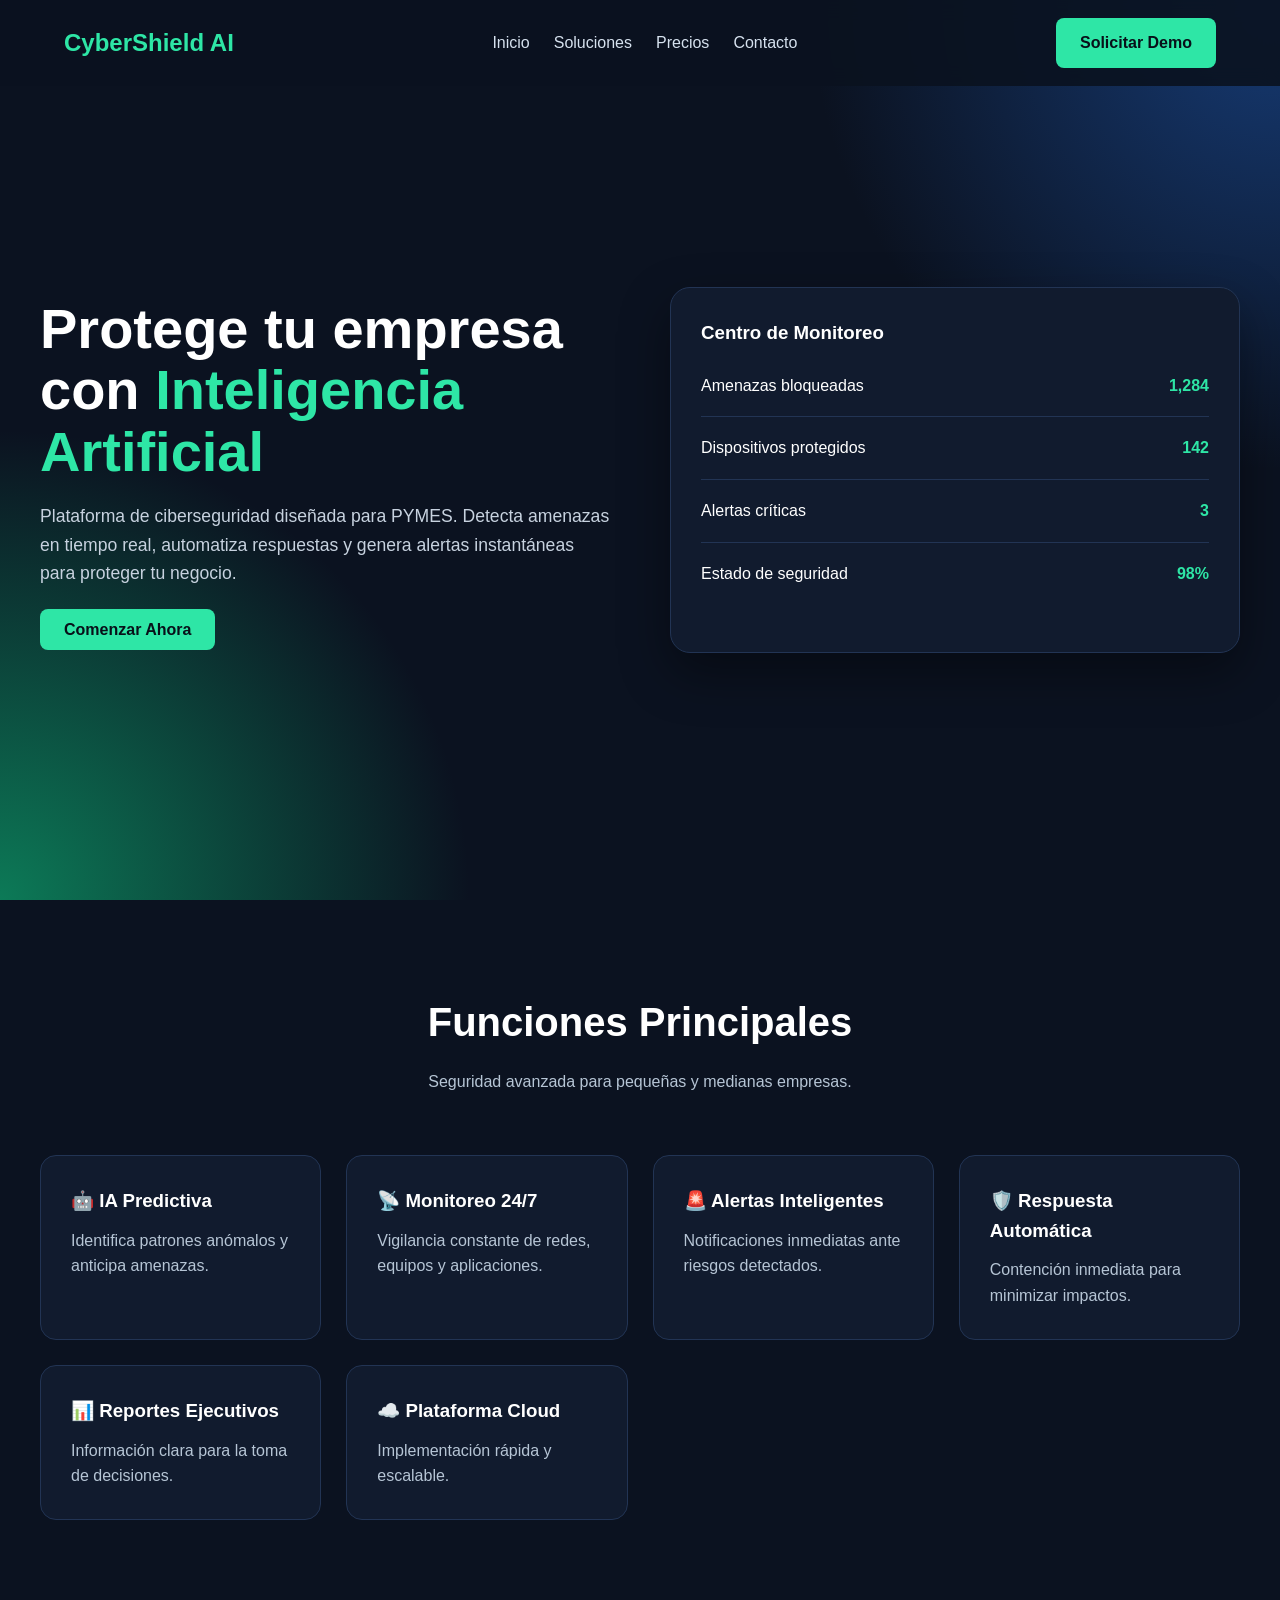
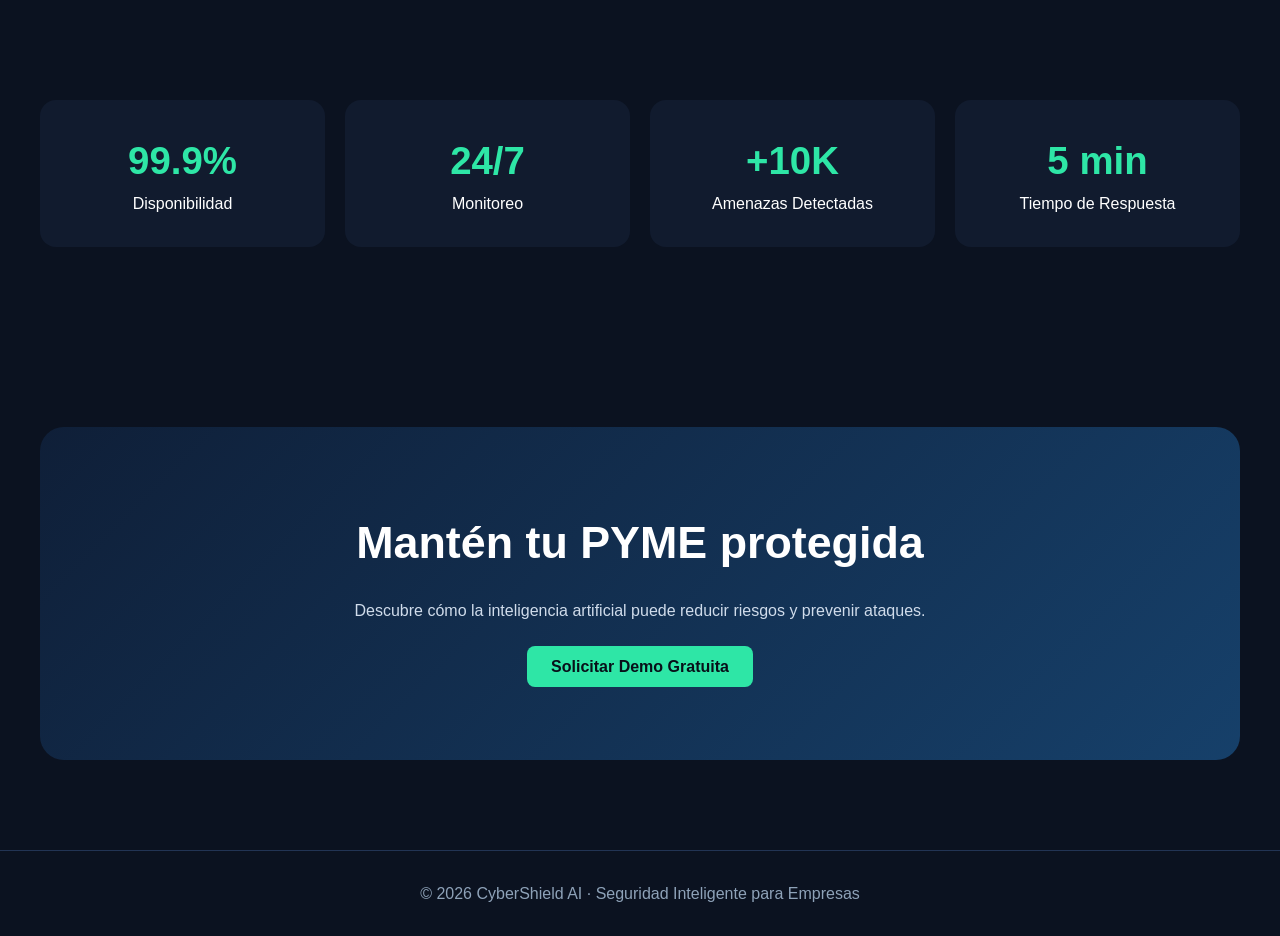
<file: index.html>
<!DOCTYPE html>
<html lang="es">
<head>
    <meta charset="UTF-8">
    <meta name="viewport" content="width=device-width, initial-scale=1.0">

    <title>CyberShield AI | Ciberseguridad para PYMES</title>

    
    <link rel="stylesheet" href="styles.css">
</head>
<body>

<header>
    <div class="navbar">
        <div class="logo">CyberShield AI</div>

        <nav class="nav-links">
            <a href="#">Inicio</a>
            <a href="#">Soluciones</a>
            <a href="#">Precios</a>
            <a href="#">Contacto</a>
        </nav>

        <a href="dashboard.html" class="btn">Solicitar Demo</a>
    </div>
</header>

<section class="hero">
    <div class="hero-content">

        <div class="hero-text">
            <h1>
                Protege tu empresa con
                <span class="highlight">
                    Inteligencia Artificial
                </span>
            </h1>

            <p>
                Plataforma de ciberseguridad diseñada para PYMES.
                Detecta amenazas en tiempo real, automatiza respuestas
                y genera alertas instantáneas para proteger tu negocio.
            </p>

            <a href="login.html" class="btn">Comenzar Ahora</a>
        </div>

        <div class="dashboard">
            <h3>Centro de Monitoreo</h3>

            <div class="metric">
                <span>Amenazas bloqueadas</span>
                <span>1,284</span>
            </div>

            <div class="metric">
                <span>Dispositivos protegidos</span>
                <span>142</span>
            </div>

            <div class="metric">
                <span>Alertas críticas</span>
                <span>3</span>
            </div>

            <div class="metric">
                <span>Estado de seguridad</span>
                <span>98%</span>
            </div>
        </div>

    </div>
</section>

<section class="section">
    <div class="container">

        <h2 class="section-title">Funciones Principales</h2>

        <p class="section-subtitle">
            Seguridad avanzada para pequeñas y medianas empresas.
        </p>

        <div class="features">

            <div class="card">
                <h3>🤖 IA Predictiva</h3>
                <p>
                    Identifica patrones anómalos y anticipa amenazas.
                </p>
            </div>

            <div class="card">
                <h3>📡 Monitoreo 24/7</h3>
                <p>
                    Vigilancia constante de redes, equipos y aplicaciones.
                </p>
            </div>

            <div class="card">
                <h3>🚨 Alertas Inteligentes</h3>
                <p>
                    Notificaciones inmediatas ante riesgos detectados.
                </p>
            </div>

            <div class="card">
                <h3>🛡️ Respuesta Automática</h3>
                <p>
                    Contención inmediata para minimizar impactos.
                </p>
            </div>

            <div class="card">
                <h3>📊 Reportes Ejecutivos</h3>
                <p>
                    Información clara para la toma de decisiones.
                </p>
            </div>

            <div class="card">
                <h3>☁️ Plataforma Cloud</h3>
                <p>
                    Implementación rápida y escalable.
                </p>
            </div>

        </div>

    </div>
</section>

<section class="section">
    <div class="container">

        <div class="stats">

            <div class="stat">
                <h2>99.9%</h2>
                <p>Disponibilidad</p>
            </div>

            <div class="stat">
                <h2>24/7</h2>
                <p>Monitoreo</p>
            </div>

            <div class="stat">
                <h2>+10K</h2>
                <p>Amenazas Detectadas</p>
            </div>

            <div class="stat">
                <h2>5 min</h2>
                <p>Tiempo de Respuesta</p>
            </div>

        </div>

    </div>
</section>

<section class="section">
    <div class="container">

        <div class="cta">

            <h2>
                Mantén tu PYME protegida
            </h2>

            <p>
                Descubre cómo la inteligencia artificial puede reducir
                riesgos y prevenir ataques.
            </p>

            <a href="dashboard.html" class="btn">
                Solicitar Demo Gratuita
            </a>

        </div>

    </div>
</section>

<footer>
    © 2026 CyberShield AI · Seguridad Inteligente para Empresas
</footer>

<script src="app.js"></script>
</body>
</html>
</file>
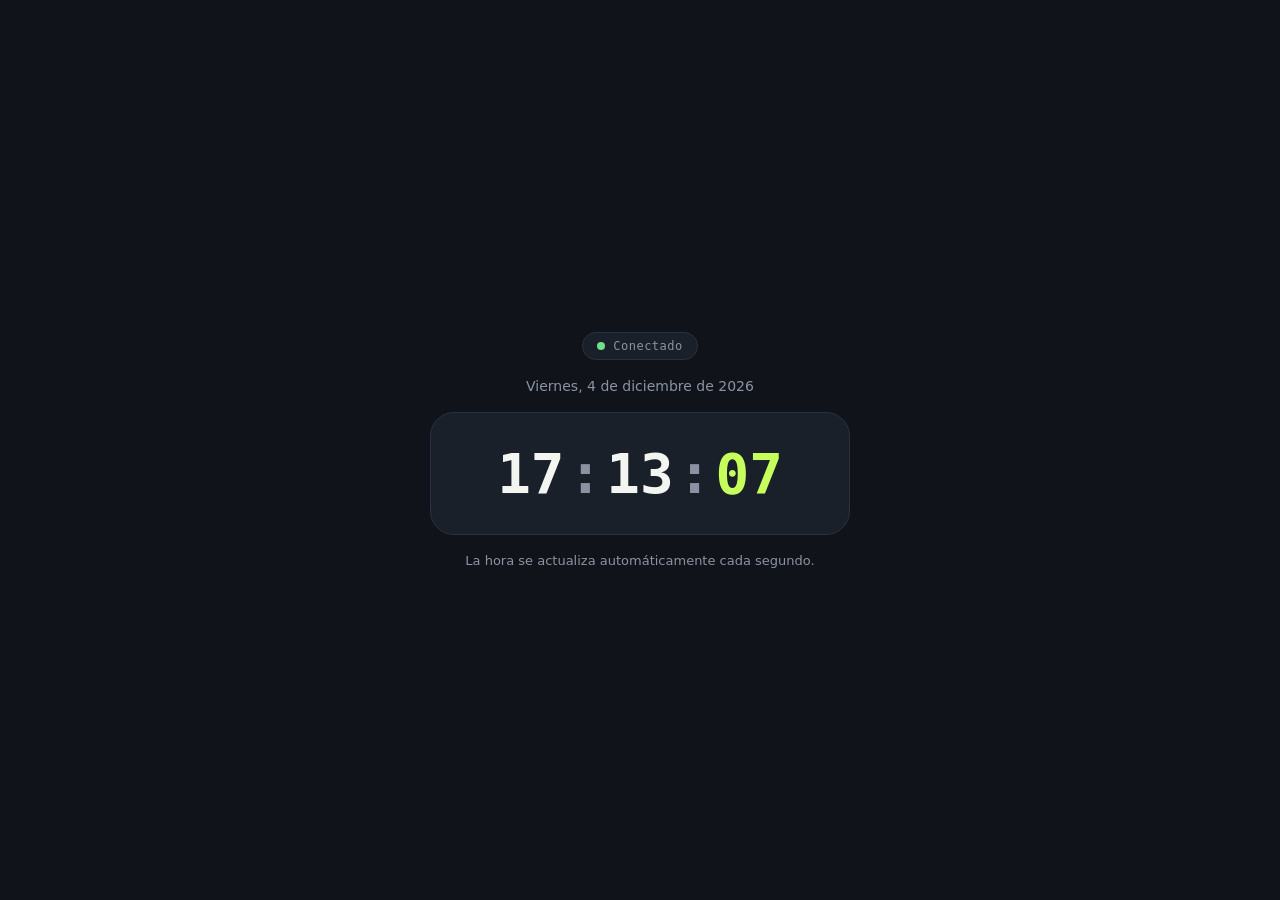
<file: desarrollo-movil/index.html>
<!DOCTYPE html>
<html lang="es">
<head>
  <meta charset="UTF-8" />
  <meta name="viewport" content="width=device-width, initial-scale=1.0, viewport-fit=cover" />
  <title>Reloj PWA</title>

  <meta name="theme-color" content="#10141A" />
  <meta name="description" content="PWA que muestra la hora actual del sistema, actualizada cada segundo." />
  <link rel="manifest" href="manifest.json" />
  <link rel="icon" href="icon-192.png" />
  <link rel="apple-touch-icon" href="icon-192.png" />

  <link rel="stylesheet" href="styles.css" />
</head>
<body>

  <main class="app">
    <div id="connection-status" class="status-badge" aria-live="polite">
      <span id="connection-dot" class="status-dot"></span>
      <span id="connection-text">Conectado</span>
    </div>

    <p id="current-date" class="date"></p>

    <section class="clock" aria-label="Hora actual">
      <span id="hours" class="time-part">00</span>
      <span class="colon">:</span>
      <span id="minutes" class="time-part">00</span>
      <span class="colon">:</span>
      <span id="seconds" class="time-part">00</span>
    </section>

    <p class="hint">La hora se actualiza automáticamente cada segundo.</p>

    <button id="install-button" class="install-button" hidden>
      Instalar aplicación
    </button>
  </main>

  <script src="app.js"></script>
</body>
</html>
</file>
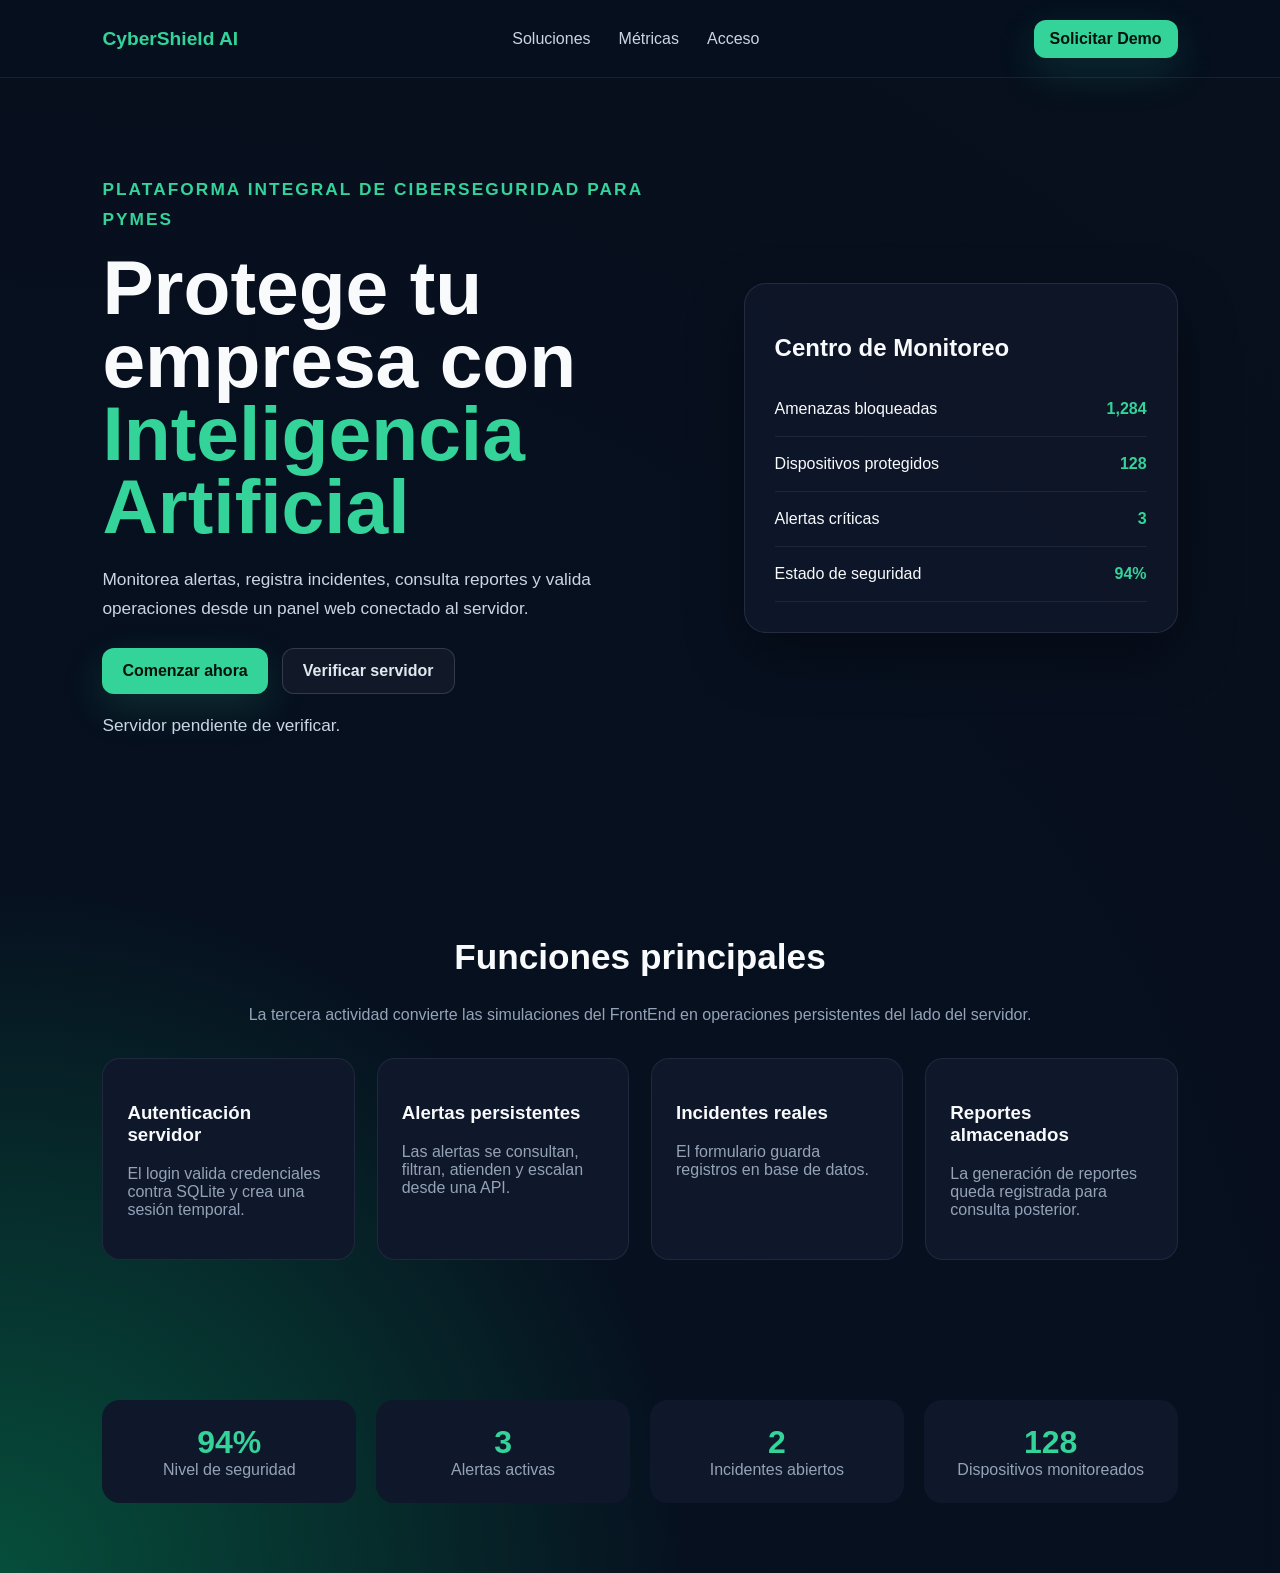
<file: CyberShieldAI_Actividad3_Backend/public/index.html>
<!DOCTYPE html>
<html lang="es">
<head>
    <meta charset="UTF-8">
    <meta name="viewport" content="width=device-width, initial-scale=1.0">
    <title>CyberShield AI</title>
    <link rel="stylesheet" href="styles.css">
</head>
<body class="landing-page">
    <header class="landing-nav">
        <div class="brand">CyberShield AI</div>
        <nav>
            <a href="#soluciones">Soluciones</a>
            <a href="#metricas">Métricas</a>
            <a href="login.html">Acceso</a>
        </nav>
        <a class="btn small" href="login.html">Solicitar Demo</a>
    </header>
    <main>
        <section class="hero">
            <div class="hero-text">
                <p class="eyebrow">Plataforma integral de ciberseguridad para PYMEs</p>
                <h1>Protege tu empresa con <span>Inteligencia Artificial</span></h1>
                <p>Monitorea alertas, registra incidentes, consulta reportes y valida operaciones desde un panel web conectado al servidor.</p>
                <div class="actions">
                    <a class="btn" href="login.html">Comenzar ahora</a>
                    <button class="btn ghost" id="healthBtn">Verificar servidor</button>
                </div>
                <p class="status-text" id="serverStatus">Servidor pendiente de verificar.</p>
            </div>
            <div class="monitor-card">
                <h2>Centro de Monitoreo</h2>
                <div><span>Amenazas bloqueadas</span><strong>1,284</strong></div>
                <div><span>Dispositivos protegidos</span><strong>128</strong></div>
                <div><span>Alertas críticas</span><strong>3</strong></div>
                <div><span>Estado de seguridad</span><strong>94%</strong></div>
            </div>
        </section>
        <section class="section" id="soluciones">
            <h2>Funciones principales</h2>
            <p>La tercera actividad convierte las simulaciones del FrontEnd en operaciones persistentes del lado del servidor.</p>
            <div class="feature-grid">
                <article><h3>Autenticación servidor</h3><p>El login valida credenciales contra SQLite y crea una sesión temporal.</p></article>
                <article><h3>Alertas persistentes</h3><p>Las alertas se consultan, filtran, atienden y escalan desde una API.</p></article>
                <article><h3>Incidentes reales</h3><p>El formulario guarda registros en base de datos.</p></article>
                <article><h3>Reportes almacenados</h3><p>La generación de reportes queda registrada para consulta posterior.</p></article>
            </div>
        </section>
        <section class="section metrics" id="metricas">
            <div><strong>94%</strong><span>Nivel de seguridad</span></div>
            <div><strong>3</strong><span>Alertas activas</span></div>
            <div><strong>2</strong><span>Incidentes abiertos</span></div>
            <div><strong>128</strong><span>Dispositivos monitoreados</span></div>
        </section>
    </main>
    <script src="app.js"></script>
</body>
</html>
</file>
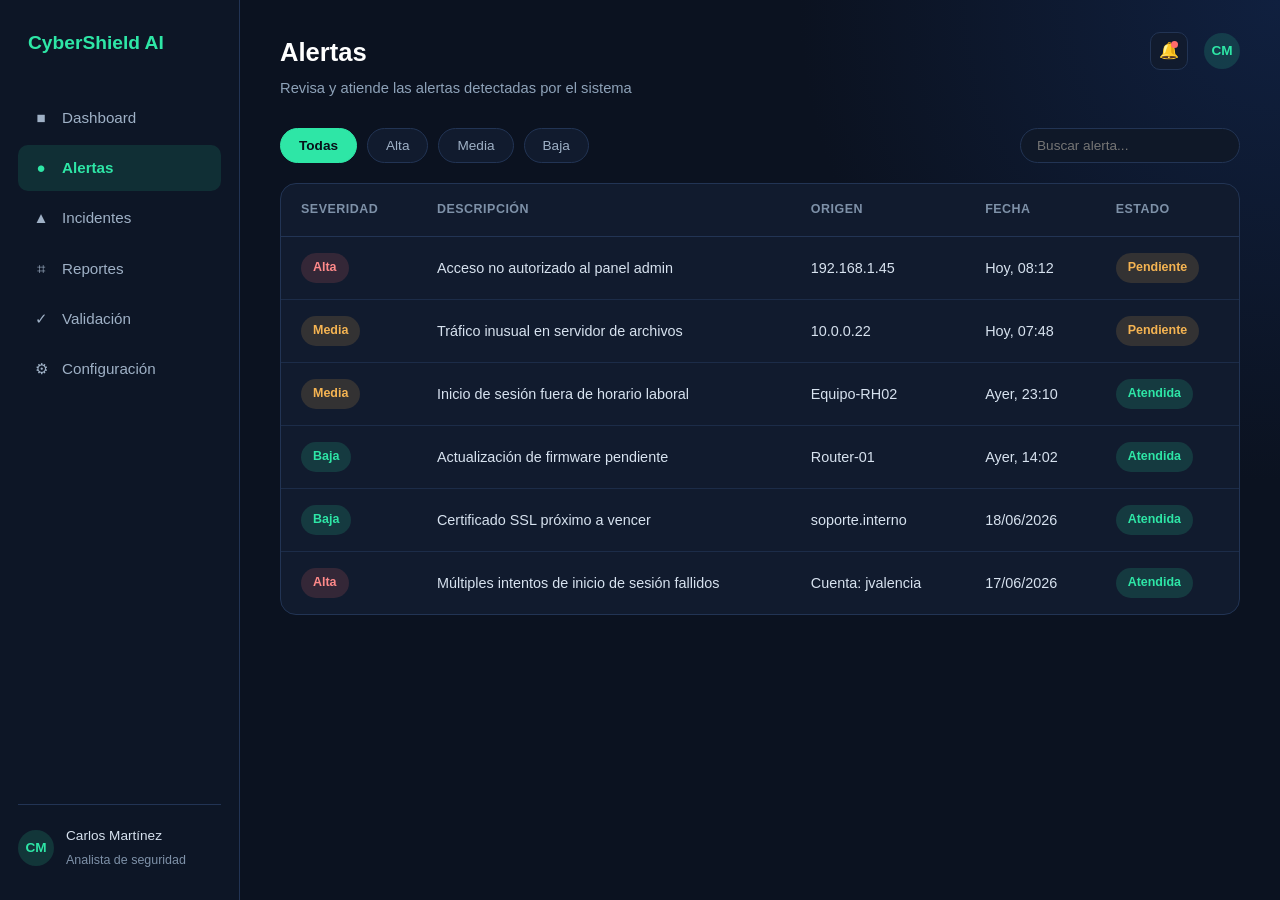
<file: alertas.html>
<!DOCTYPE html>
<html lang="es">
<head>
    <meta charset="UTF-8">
    <meta name="viewport" content="width=device-width, initial-scale=1.0">
    <title>Alertas | CyberShield AI</title>
    <link rel="stylesheet" href="styles.css">
</head>
<body>

<div class="app">

    <aside class="sidebar">
        <div class="sidebar-logo">CyberShield AI</div>

        <nav class="sidebar-nav">
            <a href="dashboard.html"><span class="icon">&#9632;</span> Dashboard</a>
            <a href="alertas.html" class="active"><span class="icon">&#9679;</span> Alertas</a>
            <a href="incidentes.html"><span class="icon">&#9650;</span> Incidentes</a>
            <a href="reportes.html"><span class="icon">&#8983;</span> Reportes</a>
            <a href="validacion.html"><span class="icon">&#10003;</span> Validación</a>
            <a href="#"><span class="icon">&#9881;</span> Configuración</a>
        </nav>

        <div class="sidebar-foot">
            <div class="avatar">CM</div>
            <div>
                <p>Carlos Martínez</p>
                <span>Analista de seguridad</span>
            </div>
        </div>
    </aside>

    <main class="main">

        <div class="topbar">
            <div>
                <h1>Alertas</h1>
                <p class="subtitle">Revisa y atiende las alertas detectadas por el sistema</p>
            </div>
            <div class="topbar-actions">
                <div class="bell">&#128276;<span class="dot"></span></div>
                <div class="avatar">CM</div>
            </div>
        </div>

        <div class="filter-bar">
            <button class="chip active" data-filter="todas">Todas</button>
            <button class="chip" data-filter="alta">Alta</button>
            <button class="chip" data-filter="media">Media</button>
            <button class="chip" data-filter="baja">Baja</button>
            <input type="text" class="search-input" id="searchInput" placeholder="Buscar alerta...">
        </div>

        <div class="table-wrap">
            <table>
                <thead>
                    <tr>
                        <th>Severidad</th>
                        <th>Descripción</th>
                        <th>Origen</th>
                        <th>Fecha</th>
                        <th>Estado</th>
                    </tr>
                </thead>
                <tbody id="alertTable">
                    <tr class="clickable" data-sev="alta"
                        data-desc="Acceso no autorizado al panel administrativo desde una IP no reconocida."
                        data-rec="Bloquear la IP de origen y forzar el cambio de contraseña del usuario afectado.">
                        <td><span class="badge high">Alta</span></td>
                        <td>Acceso no autorizado al panel admin</td>
                        <td>192.168.1.45</td>
                        <td>Hoy, 08:12</td>
                        <td><span class="badge progress">Pendiente</span></td>
                    </tr>
                    <tr class="clickable" data-sev="media"
                        data-desc="Se detectó un volumen de tráfico fuera de lo habitual en el servidor de archivos compartido."
                        data-rec="Revisar los registros de acceso del servidor y validar con el responsable del área.">
                        <td><span class="badge med">Media</span></td>
                        <td>Tráfico inusual en servidor de archivos</td>
                        <td>10.0.0.22</td>
                        <td>Hoy, 07:48</td>
                        <td><span class="badge progress">Pendiente</span></td>
                    </tr>
                    <tr class="clickable" data-sev="media"
                        data-desc="Se registró un inicio de sesión fuera del horario laboral habitual del equipo de RH."
                        data-rec="Confirmar con el usuario si la sesión fue legítima; de lo contrario, suspender el acceso.">
                        <td><span class="badge med">Media</span></td>
                        <td>Inicio de sesión fuera de horario laboral</td>
                        <td>Equipo-RH02</td>
                        <td>Ayer, 23:10</td>
                        <td><span class="badge resolved">Atendida</span></td>
                    </tr>
                    <tr class="clickable" data-sev="baja"
                        data-desc="El firmware del router principal tiene una actualización de seguridad disponible."
                        data-rec="Programar la actualización de firmware en la próxima ventana de mantenimiento.">
                        <td><span class="badge low">Baja</span></td>
                        <td>Actualización de firmware pendiente</td>
                        <td>Router-01</td>
                        <td>Ayer, 14:02</td>
                        <td><span class="badge resolved">Atendida</span></td>
                    </tr>
                    <tr class="clickable" data-sev="baja"
                        data-desc="Se identificó un certificado SSL próximo a vencer en el sitio de soporte interno."
                        data-rec="Renovar el certificado antes de la fecha de expiración para evitar interrupciones.">
                        <td><span class="badge low">Baja</span></td>
                        <td>Certificado SSL próximo a vencer</td>
                        <td>soporte.interno</td>
                        <td>18/06/2026</td>
                        <td><span class="badge resolved">Atendida</span></td>
                    </tr>
                    <tr class="clickable" data-sev="alta"
                        data-desc="Múltiples intentos fallidos de inicio de sesión sobre la misma cuenta en menos de 5 minutos."
                        data-rec="Bloquear temporalmente la cuenta y notificar al usuario por un canal alterno.">
                        <td><span class="badge high">Alta</span></td>
                        <td>Múltiples intentos de inicio de sesión fallidos</td>
                        <td>Cuenta: jvalencia</td>
                        <td>17/06/2026</td>
                        <td><span class="badge resolved">Atendida</span></td>
                    </tr>
                </tbody>
            </table>
        </div>

    </main>
</div>

<div class="drawer-overlay" id="drawerOverlay">
    <div class="drawer">
        <button class="drawer-close" id="drawerClose">&times;</button>
        <h3>Detalle de alerta</h3>
        <span class="badge high" id="drawerBadge">Alta</span>
        <p class="desc" id="drawerDesc" style="margin-top:16px;"></p>

        <div class="drawer-label">Recomendación (IA)</div>
        <p class="desc" id="drawerRec"></p>

        <div class="drawer-actions">
            <button class="primary" id="markAttended">Marcar como atendida</button>
            <button class="secondary" id="escalate">Escalar a incidente</button>
        </div>
    </div>
</div>

<div class="toast" id="toast">Alerta marcada como atendida</div>

<script src="app.js"></script>
</body>
</html>
</file>
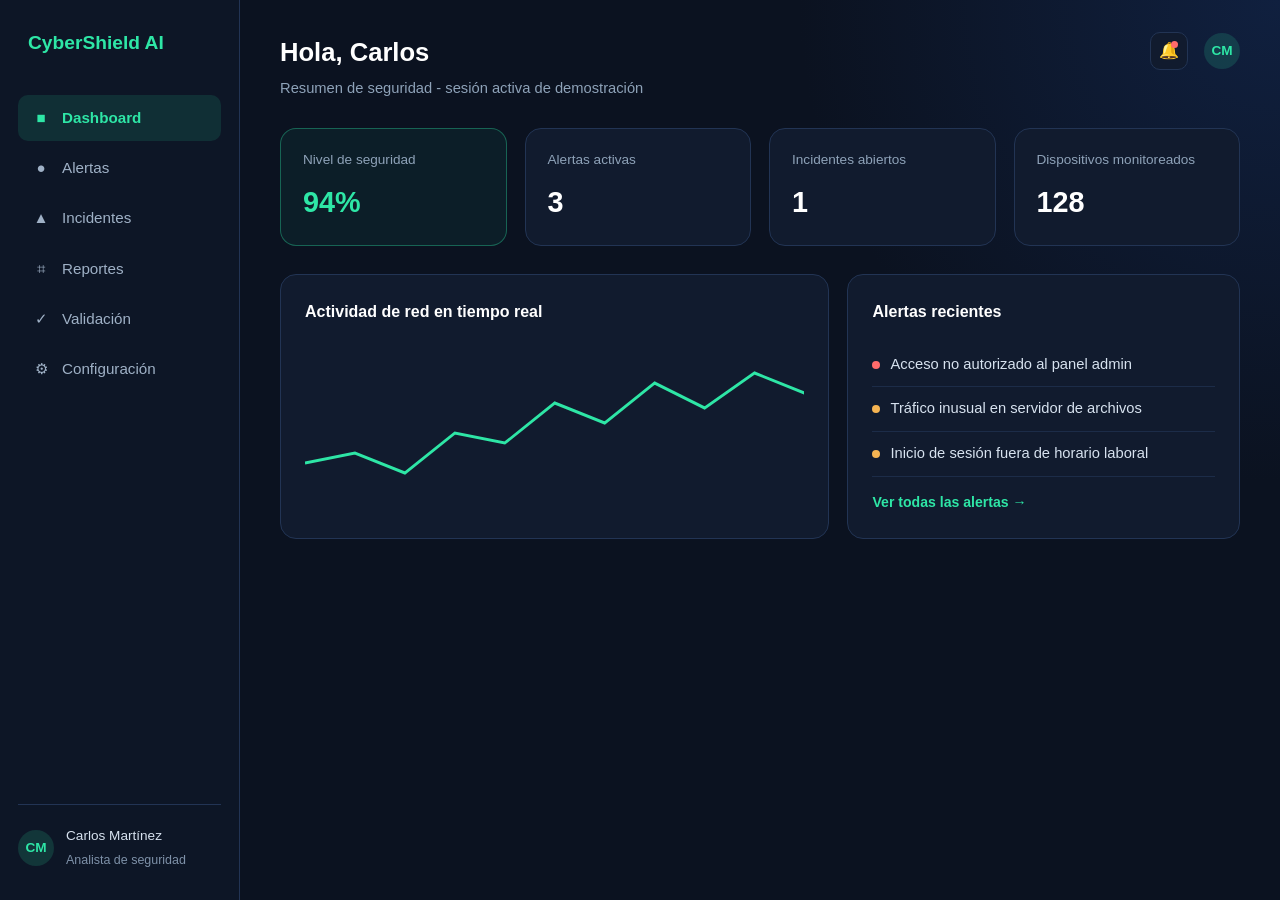
<file: dashboard.html>
<!DOCTYPE html>
<html lang="es">
<head>
    <meta charset="UTF-8">
    <meta name="viewport" content="width=device-width, initial-scale=1.0">
    <title>Dashboard | CyberShield AI</title>
    <link rel="stylesheet" href="styles.css">
</head>
<body>

<div class="app">

    <aside class="sidebar">
        <div class="sidebar-logo">CyberShield AI</div>

        <nav class="sidebar-nav">
            <a href="dashboard.html" class="active"><span class="icon">&#9632;</span> Dashboard</a>
            <a href="alertas.html"><span class="icon">&#9679;</span> Alertas</a>
            <a href="incidentes.html"><span class="icon">&#9650;</span> Incidentes</a>
            <a href="reportes.html"><span class="icon">&#8983;</span> Reportes</a>
            <a href="validacion.html"><span class="icon">&#10003;</span> Validación</a>
            <a href="#"><span class="icon">&#9881;</span> Configuración</a>
        </nav>

        <div class="sidebar-foot">
            <div class="avatar">CM</div>
            <div>
                <p>Carlos Martínez</p>
                <span>Analista de seguridad</span>
            </div>
        </div>
    </aside>

    <main class="main">

        <div class="topbar">
            <div>
                <h1>Hola, Carlos</h1>
                <p class="subtitle">Resumen de seguridad — hoy, 21 de junio de 2026</p>
            </div>
            <div class="topbar-actions">
                <div class="bell">&#128276;<span class="dot"></span></div>
                <div class="avatar">CM</div>
            </div>
        </div>

        <div class="metric-grid">
            <div class="metric-card good">
                <div class="label">Nivel de seguridad</div>
                <div class="value">94%</div>
            </div>
            <div class="metric-card">
                <div class="label">Alertas activas</div>
                <div class="value">3</div>
            </div>
            <div class="metric-card">
                <div class="label">Incidentes abiertos</div>
                <div class="value">1</div>
            </div>
            <div class="metric-card">
                <div class="label">Dispositivos monitoreados</div>
                <div class="value">128</div>
            </div>
        </div>

        <div class="panel-grid">
            <div class="panel">
                <h3>Actividad de red en tiempo real</h3>
                <div class="chart-placeholder">
                    <svg viewBox="0 0 600 160" preserveAspectRatio="none">
                        <polyline points="0,120 60,110 120,130 180,90 240,100 300,60 360,80 420,40 480,65 540,30 600,50"
                            fill="none" stroke="#2ee6a6" stroke-width="3"/>
                    </svg>
                </div>
            </div>

            <div class="panel">
                <h3>Alertas recientes</h3>

                <a href="alertas.html" class="alert-row">
                    <span class="sev-dot high"></span>
                    Acceso no autorizado al panel admin
                </a>
                <a href="alertas.html" class="alert-row">
                    <span class="sev-dot med"></span>
                    Tráfico inusual en servidor de archivos
                </a>
                <a href="alertas.html" class="alert-row">
                    <span class="sev-dot med"></span>
                    Inicio de sesión fuera de horario laboral
                </a>

                <a href="alertas.html" class="panel-link">Ver todas las alertas &rarr;</a>
            </div>
        </div>

    </main>
</div>

<script src="app.js"></script>
</body>
</html>
</file>
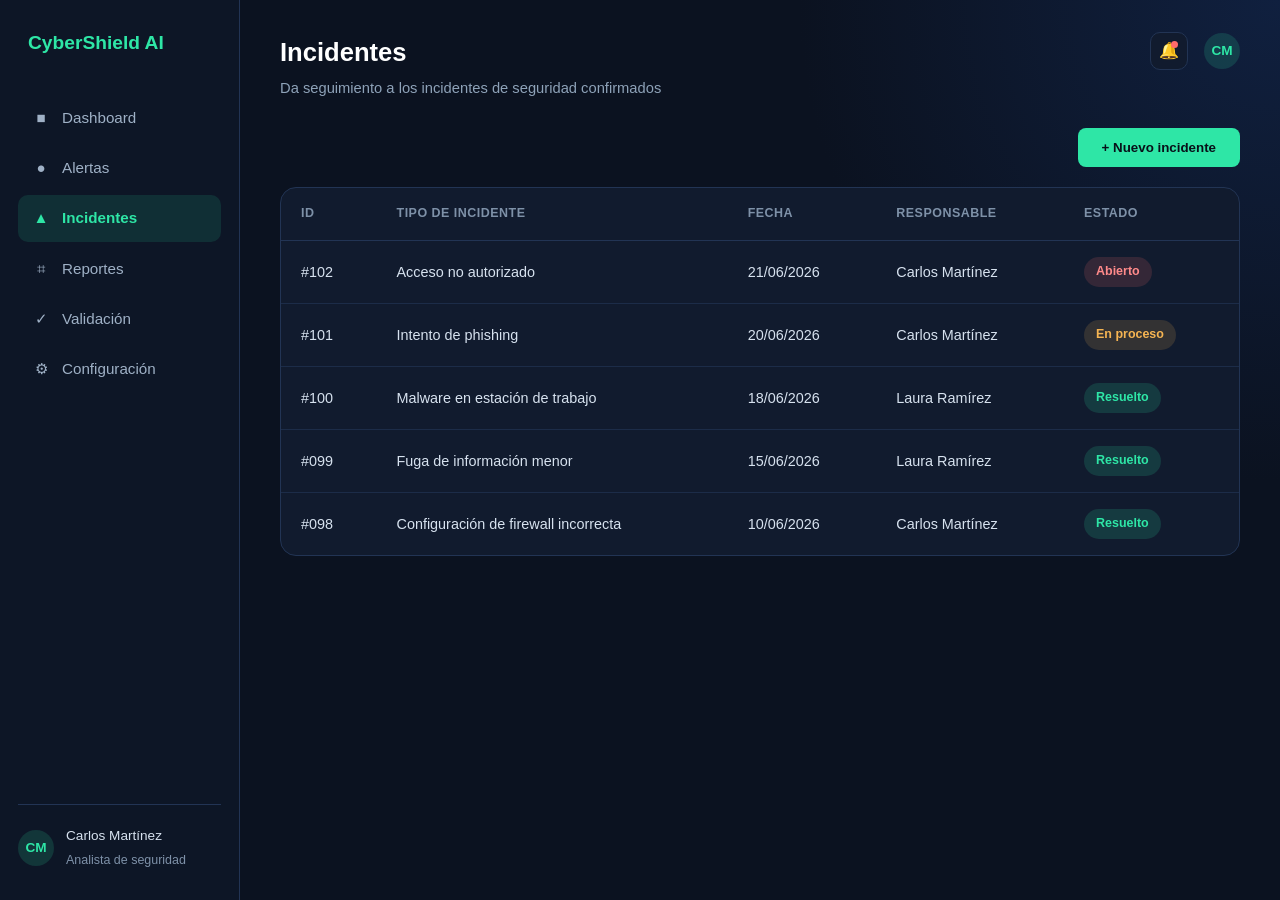
<file: incidentes.html>
<!DOCTYPE html>
<html lang="es">
<head>
    <meta charset="UTF-8">
    <meta name="viewport" content="width=device-width, initial-scale=1.0">
    <title>Incidentes | CyberShield AI</title>
    <link rel="stylesheet" href="styles.css">
</head>
<body>

<div class="app">

    <aside class="sidebar">
        <div class="sidebar-logo">CyberShield AI</div>

        <nav class="sidebar-nav">
            <a href="dashboard.html"><span class="icon">&#9632;</span> Dashboard</a>
            <a href="alertas.html"><span class="icon">&#9679;</span> Alertas</a>
            <a href="incidentes.html" class="active"><span class="icon">&#9650;</span> Incidentes</a>
            <a href="reportes.html"><span class="icon">&#8983;</span> Reportes</a>
            <a href="validacion.html"><span class="icon">&#10003;</span> Validación</a>
            <a href="#"><span class="icon">&#9881;</span> Configuración</a>
        </nav>

        <div class="sidebar-foot">
            <div class="avatar">CM</div>
            <div>
                <p>Carlos Martínez</p>
                <span>Analista de seguridad</span>
            </div>
        </div>
    </aside>

    <main class="main">

        <div class="topbar">
            <div>
                <h1>Incidentes</h1>
                <p class="subtitle">Da seguimiento a los incidentes de seguridad confirmados</p>
            </div>
            <div class="topbar-actions">
                <div class="bell">&#128276;<span class="dot"></span></div>
                <div class="avatar">CM</div>
            </div>
        </div>

        <div class="page-actions">
            <button class="btn" id="openModal" style="border:none; cursor:pointer;">+ Nuevo incidente</button>
        </div>

        <div class="table-wrap">
            <table>
                <thead>
                    <tr>
                        <th>ID</th>
                        <th>Tipo de incidente</th>
                        <th>Fecha</th>
                        <th>Responsable</th>
                        <th>Estado</th>
                    </tr>
                </thead>
                <tbody id="incidentTable">
                    <tr>
                        <td>#102</td>
                        <td>Acceso no autorizado</td>
                        <td>21/06/2026</td>
                        <td>Carlos Martínez</td>
                        <td><span class="badge open">Abierto</span></td>
                    </tr>
                    <tr>
                        <td>#101</td>
                        <td>Intento de phishing</td>
                        <td>20/06/2026</td>
                        <td>Carlos Martínez</td>
                        <td><span class="badge progress">En proceso</span></td>
                    </tr>
                    <tr>
                        <td>#100</td>
                        <td>Malware en estación de trabajo</td>
                        <td>18/06/2026</td>
                        <td>Laura Ramírez</td>
                        <td><span class="badge resolved">Resuelto</span></td>
                    </tr>
                    <tr>
                        <td>#099</td>
                        <td>Fuga de información menor</td>
                        <td>15/06/2026</td>
                        <td>Laura Ramírez</td>
                        <td><span class="badge resolved">Resuelto</span></td>
                    </tr>
                    <tr>
                        <td>#098</td>
                        <td>Configuración de firewall incorrecta</td>
                        <td>10/06/2026</td>
                        <td>Carlos Martínez</td>
                        <td><span class="badge resolved">Resuelto</span></td>
                    </tr>
                </tbody>
            </table>
        </div>

    </main>
</div>

<div class="modal-overlay" id="modalOverlay">
    <div class="modal">
        <h3>Formulario 2: Registro de incidente</h3>

        <form id="incidentForm" novalidate>
            <div class="input-group">
                <label>Tipo de incidente</label>
                <select id="incidentType" required>
                    <option value="">Seleccionar...</option>
                    <option value="Acceso no autorizado">Acceso no autorizado</option>
                    <option value="Intento de phishing">Intento de phishing</option>
                    <option value="Malware">Malware</option>
                    <option value="Fuga de información">Fuga de información</option>
                    <option value="Configuración insegura">Configuración insegura</option>
                    <option value="Otro">Otro</option>
                </select>
            </div>

            <div class="input-group">
                <label>Fecha</label>
                <input type="date" id="incidentDate" value="2026-06-21" required>
            </div>

            <div class="input-group">
                <label>Severidad</label>
                <select id="incidentSeverity" required>
                    <option value="">Seleccionar...</option>
                    <option value="Alta">Alta</option>
                    <option value="Media">Media</option>
                    <option value="Baja">Baja</option>
                </select>
            </div>

            <div class="input-group">
                <label>Descripción</label>
                <textarea rows="3" id="incidentDesc" minlength="10" required placeholder="Describe brevemente el incidente..."></textarea>
            </div>

            <div class="input-group">
                <label>Responsable</label>
                <select id="incidentOwner" required>
                    <option value="">Seleccionar...</option>
                    <option value="Carlos Martínez">Carlos Martínez</option>
                    <option value="Laura Ramírez">Laura Ramírez</option>
                </select>
            </div>

            <p id="incidentError" class="login-error">Completa todos los campos. La descripción debe tener al menos 10 caracteres.</p>

            <div class="modal-actions">
                <button class="primary" id="saveIncident" type="submit">Guardar</button>
                <button class="secondary" id="cancelModal" type="button">Cancelar</button>
            </div>
        </form>
    </div>
</div>

<div class="toast" id="toast">Incidente registrado correctamente</div>

<script src="app.js"></script>
</body>
</html>
</file>
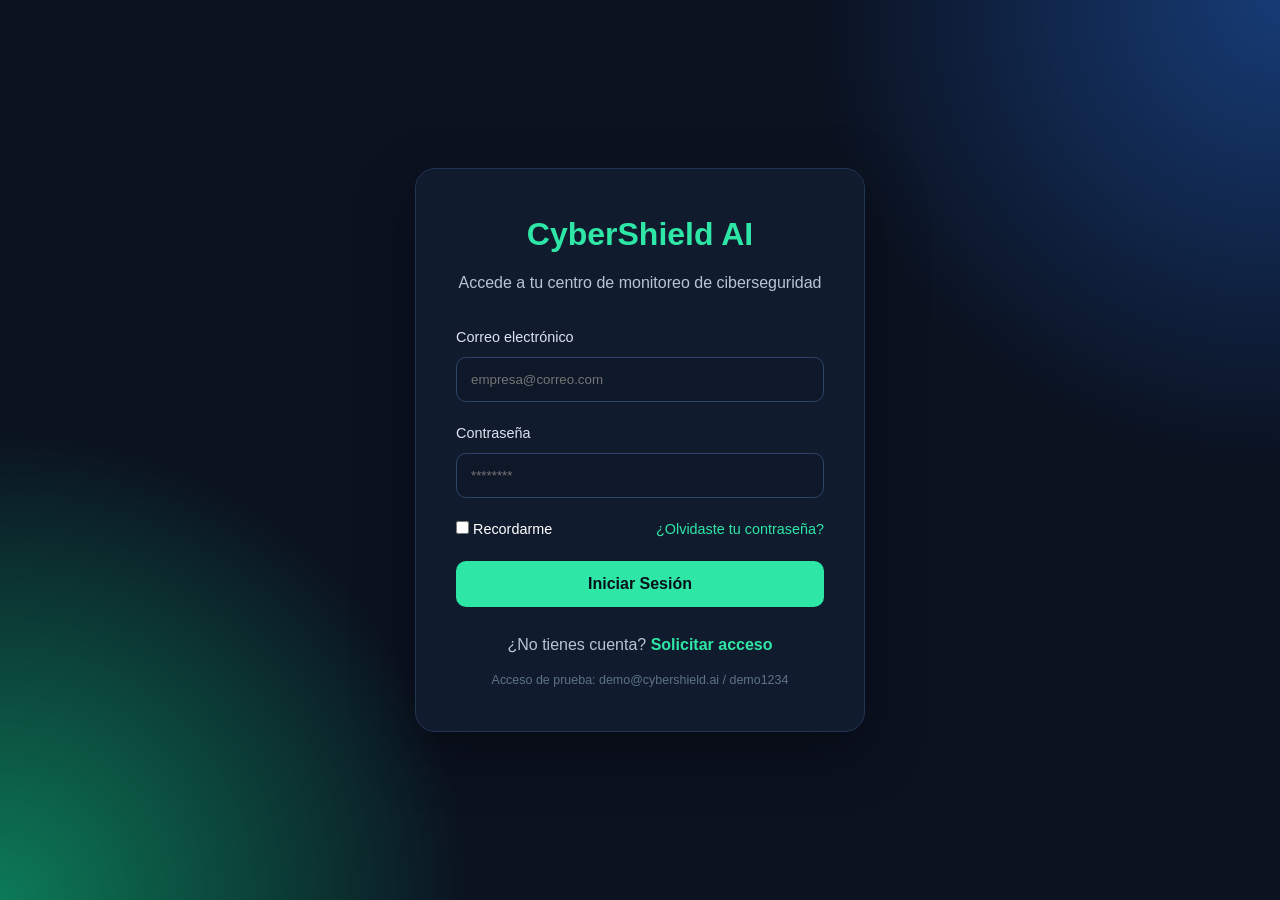
<file: login.html>
<!DOCTYPE html>
<html lang="es">
<head>
    <meta charset="UTF-8">
    <meta name="viewport" content="width=device-width, initial-scale=1.0">
    <title>Iniciar Sesión | CyberShield AI</title>

    <link rel="stylesheet" href="styles.css">
</head>
<body>

<div class="login-page">

    <div class="login-card">

        <div class="login-header">
            <h1>CyberShield AI</h1>
            <p>Accede a tu centro de monitoreo de ciberseguridad</p>
        </div>

        <form class="login-form" id="loginForm">

            <div class="input-group">
                <label>Correo electrónico</label>
                <input
                    type="email"
                    id="emailInput"
                    placeholder="empresa@correo.com"
                    required
                >
            </div>

            <div class="input-group">
                <label>Contraseña</label>
                <input
                    type="password"
                    id="passwordInput"
                    placeholder="********"
                    required
                >
            </div>

            <div class="login-options">
                <label>
                    <input type="checkbox">
                    Recordarme
                </label>

                <a href="#">¿Olvidaste tu contraseña?</a>
            </div>

            <p id="loginError" class="login-error">Correo o contraseña incorrectos. Intenta de nuevo.</p>

            <button type="submit" class="login-btn">
                Iniciar Sesión
            </button>

        </form>

        <div class="login-footer">
            <p>
                ¿No tienes cuenta?
                <a href="#">Solicitar acceso</a>
            </p>
            <p class="demo-hint">Acceso de prueba: demo@cybershield.ai / demo1234</p>
        </div>

    </div>

</div>

<script src="app.js"></script>
</body>
</html>
</file>
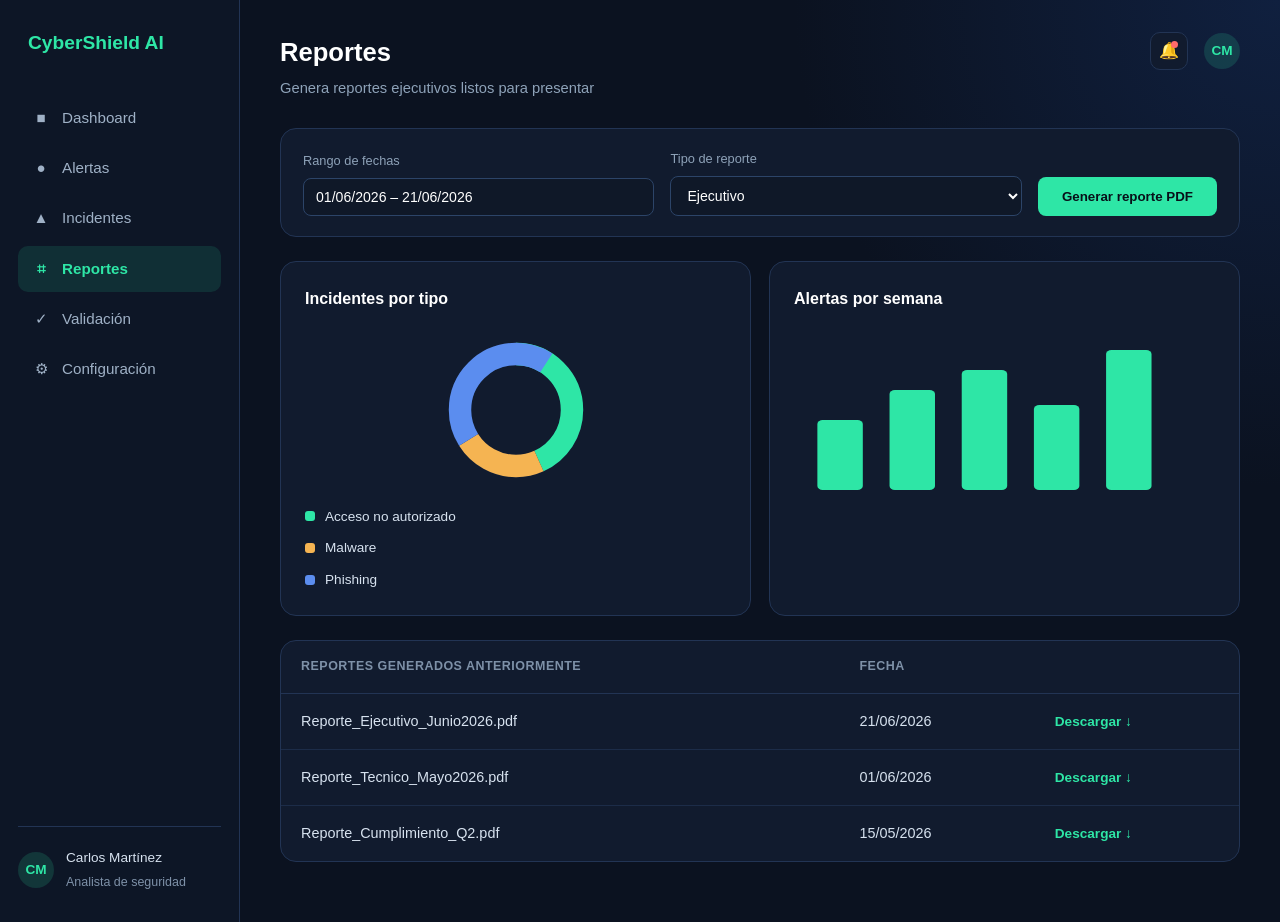
<file: reportes.html>
<!DOCTYPE html>
<html lang="es">
<head>
    <meta charset="UTF-8">
    <meta name="viewport" content="width=device-width, initial-scale=1.0">
    <title>Reportes | CyberShield AI</title>
    <link rel="stylesheet" href="styles.css">
</head>
<body>

<div class="app">

    <aside class="sidebar">
        <div class="sidebar-logo">CyberShield AI</div>

        <nav class="sidebar-nav">
            <a href="dashboard.html"><span class="icon">&#9632;</span> Dashboard</a>
            <a href="alertas.html"><span class="icon">&#9679;</span> Alertas</a>
            <a href="incidentes.html"><span class="icon">&#9650;</span> Incidentes</a>
            <a href="reportes.html" class="active"><span class="icon">&#8983;</span> Reportes</a>
            <a href="validacion.html"><span class="icon">&#10003;</span> Validación</a>
            <a href="#"><span class="icon">&#9881;</span> Configuración</a>
        </nav>

        <div class="sidebar-foot">
            <div class="avatar">CM</div>
            <div>
                <p>Carlos Martínez</p>
                <span>Analista de seguridad</span>
            </div>
        </div>
    </aside>

    <main class="main">

        <div class="topbar">
            <div>
                <h1>Reportes</h1>
                <p class="subtitle">Genera reportes ejecutivos listos para presentar</p>
            </div>
            <div class="topbar-actions">
                <div class="bell">&#128276;<span class="dot"></span></div>
                <div class="avatar">CM</div>
            </div>
        </div>

        <div class="report-controls">
            <div class="input-group">
                <label>Rango de fechas</label>
                <input type="text" value="01/06/2026 – 21/06/2026" readonly>
            </div>
            <div class="input-group">
                <label>Tipo de reporte</label>
                <select>
                    <option>Ejecutivo</option>
                    <option>Técnico</option>
                    <option>Cumplimiento</option>
                </select>
            </div>
            <button class="btn" id="generateBtn" style="border:none; cursor:pointer;">Generar reporte PDF</button>
        </div>

        <div class="chart-row">
            <div class="panel">
                <h3>Incidentes por tipo</h3>
                <svg viewBox="0 0 200 200" style="width:160px; height:160px; margin:auto; display:block;">
                    <circle cx="100" cy="100" r="70" fill="none" stroke="#1c2c48" stroke-width="28"/>
                    <circle cx="100" cy="100" r="70" fill="none" stroke="#2ee6a6" stroke-width="28"
                        stroke-dasharray="190 250" transform="rotate(-90 100 100)"/>
                    <circle cx="100" cy="100" r="70" fill="none" stroke="#f5b452" stroke-width="28"
                        stroke-dasharray="100 250" stroke-dashoffset="-190" transform="rotate(-90 100 100)"/>
                    <circle cx="100" cy="100" r="70" fill="none" stroke="#5b8def" stroke-width="28"
                        stroke-dasharray="150 250" stroke-dashoffset="-290" transform="rotate(-90 100 100)"/>
                </svg>
                <div class="legend">
                    <div class="legend-item"><span class="legend-dot" style="background:#2ee6a6;"></span> Acceso no autorizado</div>
                    <div class="legend-item"><span class="legend-dot" style="background:#f5b452;"></span> Malware</div>
                    <div class="legend-item"><span class="legend-dot" style="background:#5b8def;"></span> Phishing</div>
                </div>
            </div>

            <div class="panel">
                <h3>Alertas por semana</h3>
                <div class="chart-placeholder" style="align-items:flex-end; gap:14px; padding:0 10px;">
                    <svg viewBox="0 0 300 160" preserveAspectRatio="none" style="height:160px;">
                        <rect x="10" y="90" width="34" height="70" fill="#2ee6a6" rx="4"/>
                        <rect x="64" y="60" width="34" height="100" fill="#2ee6a6" rx="4"/>
                        <rect x="118" y="40" width="34" height="120" fill="#2ee6a6" rx="4"/>
                        <rect x="172" y="75" width="34" height="85" fill="#2ee6a6" rx="4"/>
                        <rect x="226" y="20" width="34" height="140" fill="#2ee6a6" rx="4"/>
                    </svg>
                </div>
            </div>
        </div>

        <div class="table-wrap">
            <table>
                <thead>
                    <tr>
                        <th>Reportes generados anteriormente</th>
                        <th>Fecha</th>
                        <th></th>
                    </tr>
                </thead>
                <tbody id="reportTable">
                    <tr>
                        <td>Reporte_Ejecutivo_Junio2026.pdf</td>
                        <td>21/06/2026</td>
                        <td><a href="#" class="download-link">Descargar &darr;</a></td>
                    </tr>
                    <tr>
                        <td>Reporte_Tecnico_Mayo2026.pdf</td>
                        <td>01/06/2026</td>
                        <td><a href="#" class="download-link">Descargar &darr;</a></td>
                    </tr>
                    <tr>
                        <td>Reporte_Cumplimiento_Q2.pdf</td>
                        <td>15/05/2026</td>
                        <td><a href="#" class="download-link">Descargar &darr;</a></td>
                    </tr>
                </tbody>
            </table>
        </div>

    </main>
</div>

<div class="toast" id="toast">Generando reporte...</div>

<script src="app.js"></script>
</body>
</html>
</file>
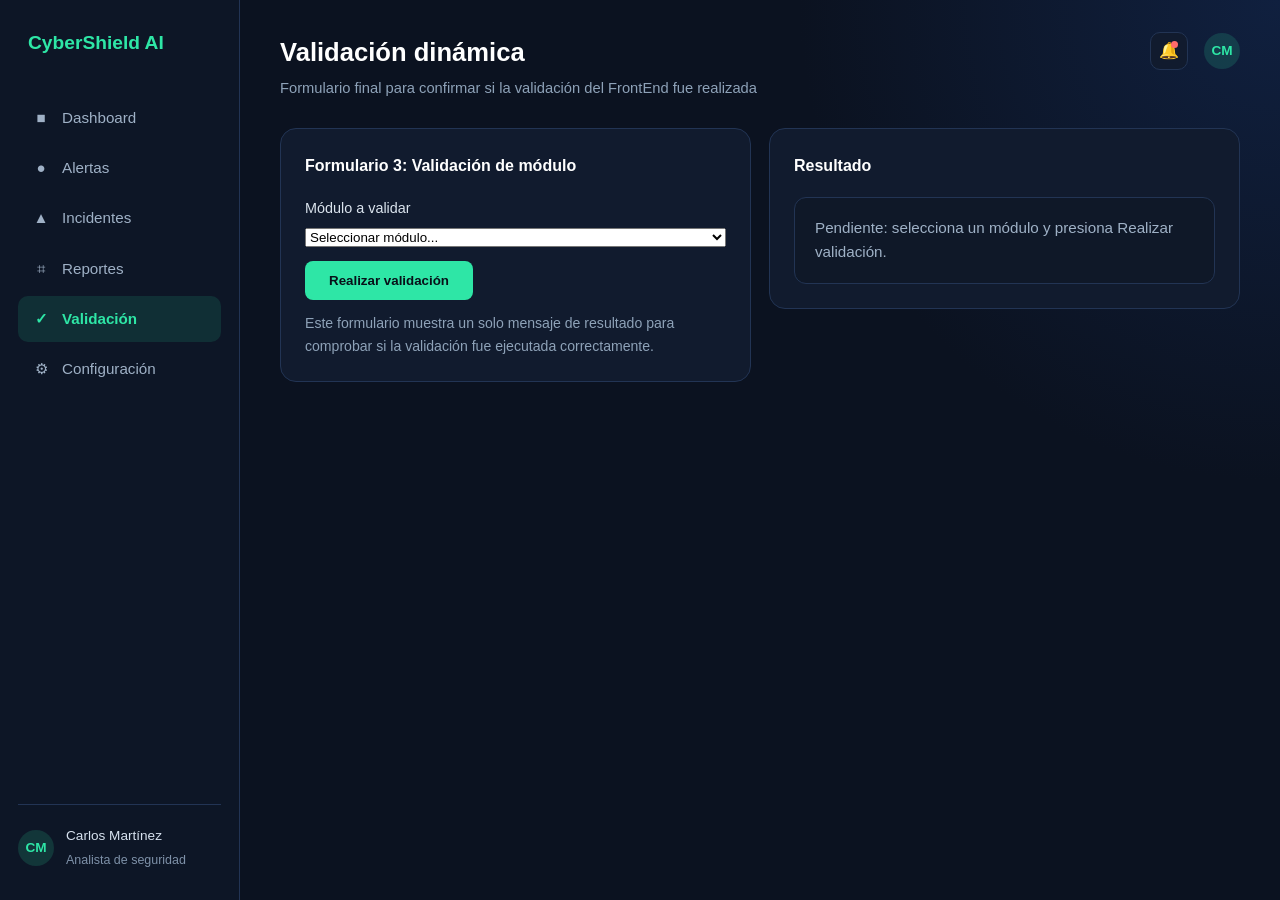
<file: validacion.html>
<!DOCTYPE html>
<html lang="es">
<head>
    <meta charset="UTF-8">
    <meta name="viewport" content="width=device-width, initial-scale=1.0">
    <title>Validación | CyberShield AI</title>
    <link rel="stylesheet" href="styles.css">
</head>
<body>

<div class="app">

    <aside class="sidebar">
        <div class="sidebar-logo">CyberShield AI</div>

        <nav class="sidebar-nav">
            <a href="dashboard.html"><span class="icon">&#9632;</span> Dashboard</a>
            <a href="alertas.html"><span class="icon">&#9679;</span> Alertas</a>
            <a href="incidentes.html"><span class="icon">&#9650;</span> Incidentes</a>
            <a href="reportes.html"><span class="icon">&#8983;</span> Reportes</a>
            <a href="validacion.html" class="active"><span class="icon">&#10003;</span> Validación</a>
            <a href="#"><span class="icon">&#9881;</span> Configuración</a>
        </nav>

        <div class="sidebar-foot">
            <div class="avatar">CM</div>
            <div>
                <p>Carlos Martínez</p>
                <span>Analista de seguridad</span>
            </div>
        </div>
    </aside>

    <main class="main">

        <div class="topbar">
            <div>
                <h1>Validación dinámica</h1>
                <p class="subtitle">Formulario final para confirmar si la validación del FrontEnd fue realizada</p>
            </div>
            <div class="topbar-actions">
                <div class="bell">&#128276;<span class="dot"></span></div>
                <div class="avatar">CM</div>
            </div>
        </div>

        <div class="validation-layout">
            <div class="panel">
                <h3>Formulario 3: Validación de módulo</h3>
                <form id="validationForm" novalidate>
                    <div class="input-group">
                        <label>Módulo a validar</label>
                        <select id="validationModule" required>
                            <option value="">Seleccionar módulo...</option>
                            <option value="Login">Login</option>
                            <option value="Dashboard">Dashboard</option>
                            <option value="Alertas">Alertas</option>
                            <option value="Incidentes">Incidentes</option>
                            <option value="Reportes">Reportes</option>
                        </select>
                    </div>
                    <button class="btn" type="submit" style="border:none; cursor:pointer; margin-top:14px;">Realizar validación</button>
                </form>
                <p class="form-note">Este formulario muestra un solo mensaje de resultado para comprobar si la validación fue ejecutada correctamente.</p>
            </div>

            <div class="panel">
                <h3>Resultado</h3>
                <p id="validationMessage" class="single-message">Pendiente: selecciona un módulo y presiona Realizar validación.</p>
            </div>
        </div>

    </main>
</div>

<div class="toast" id="toast">Validación realizada correctamente</div>

<script src="app.js"></script>
</body>
</html>
</file>
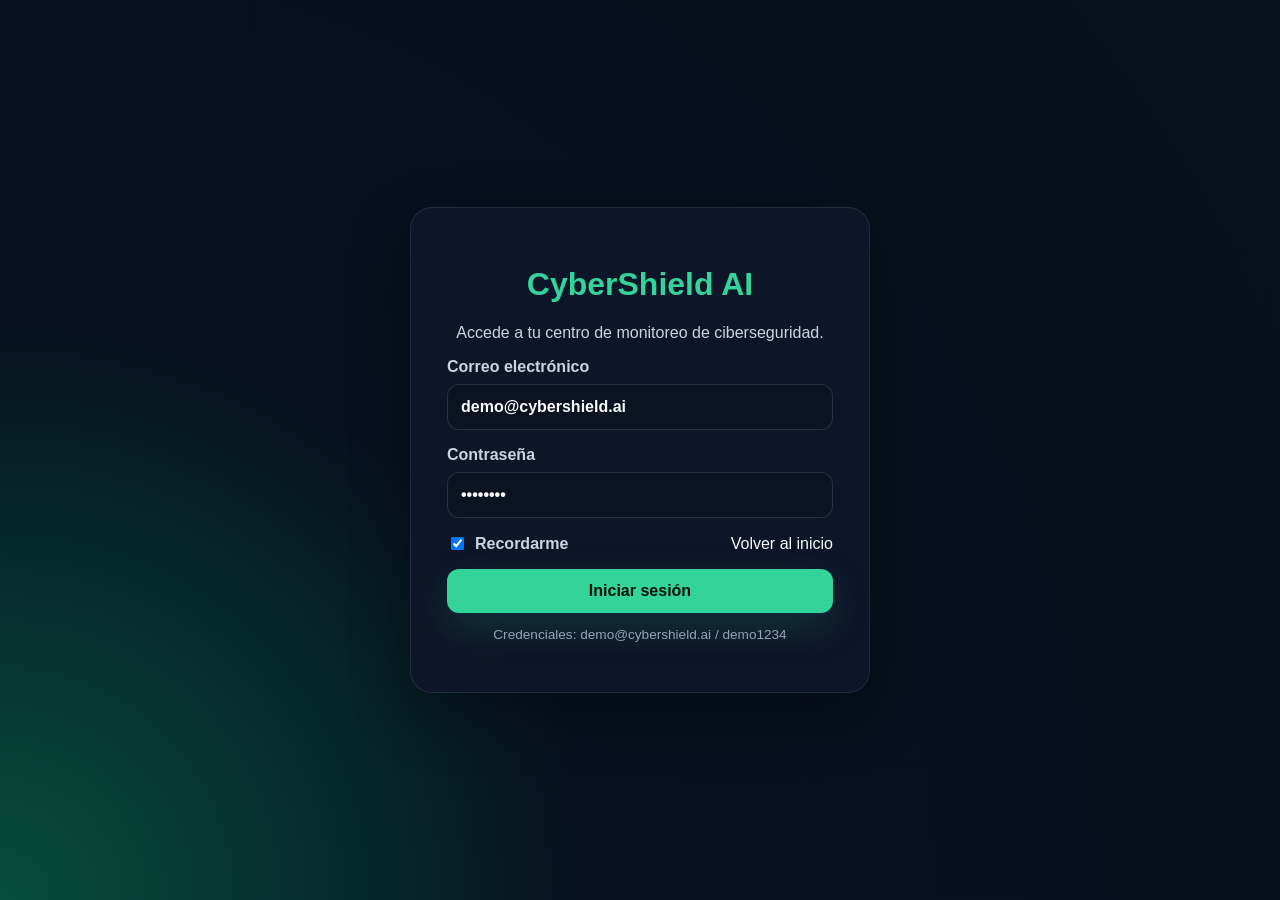
<file: CyberShieldAI_Actividad3_Backend/public/incidentes.html>
<!DOCTYPE html>
<html lang="es">
<head>
    <meta charset="UTF-8">
    <meta name="viewport" content="width=device-width, initial-scale=1.0">
    <title>Incidentes | CyberShield AI</title>
    <link rel="stylesheet" href="styles.css">
</head>
<body class="app-page" data-protected="true">
    <aside class="sidebar">
        <div class="brand">CyberShield AI</div>
        <a href="dashboard.html">Dashboard</a>
        <a href="alertas.html">Alertas</a>
        <a class="active" href="incidentes.html">Incidentes</a>
        <a href="reportes.html">Reportes</a>
        <a href="validacion.html">Validación</a>
        <button id="logoutBtn">Cerrar sesión</button>
    </aside>
    <main class="content">
        <header class="page-header"><div><h1>Incidentes</h1><p>Registra y consulta incidentes persistidos en la base de datos.</p></div><button id="openModal" class="btn">+ Nuevo incidente</button></header>
        <section class="table-card"><table><thead><tr><th>ID</th><th>Tipo</th><th>Fecha</th><th>Severidad</th><th>Responsable</th><th>Estado</th></tr></thead><tbody id="incidentTable"></tbody></table></section>
    </main>
    <div id="modalOverlay" class="modal-overlay"><form id="incidentForm" class="modal form-grid"><h2>Registro de incidente</h2><label>Tipo de incidente<select id="incidentType" required><option value="">Seleccionar...</option><option>Acceso no autorizado</option><option>Malware</option><option>Phishing</option><option>Fuga de información</option><option>Configuración incorrecta</option></select></label><label>Fecha<input id="incidentDate" type="date" required></label><label>Severidad<select id="incidentSeverity" required><option value="">Seleccionar...</option><option value="alta">Alta</option><option value="media">Media</option><option value="baja">Baja</option></select></label><label>Descripción<textarea id="incidentDesc" required placeholder="Describe brevemente el incidente..."></textarea></label><label>Responsable<select id="incidentOwner" required><option value="">Seleccionar...</option><option>Carlos Martínez</option><option>Laura Ramírez</option><option>Eunice Hernández Cruz</option></select></label><p class="error-message" id="incidentError"></p><div class="actions"><button class="btn" type="submit">Guardar</button><button class="btn ghost" id="cancelModal" type="button">Cancelar</button></div></form></div>
    <div id="toast" class="toast"></div>
    <script src="app.js"></script>
</body>
</html>
</file>
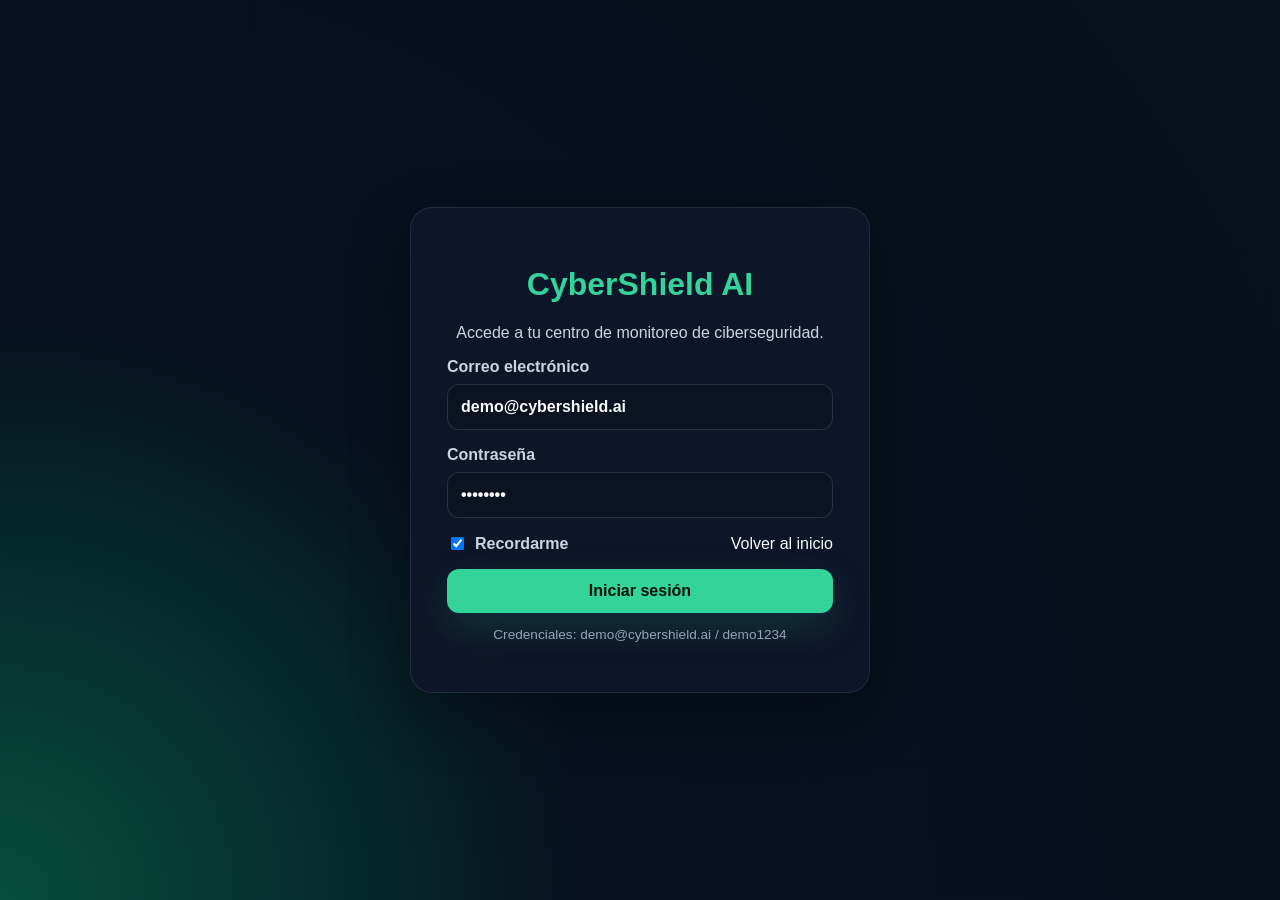
<file: CyberShieldAI_Actividad3_Backend/public/login.html>
<!DOCTYPE html>
<html lang="es">
<head>
    <meta charset="UTF-8">
    <meta name="viewport" content="width=device-width, initial-scale=1.0">
    <title>Acceso | CyberShield AI</title>
    <link rel="stylesheet" href="styles.css">
</head>
<body class="auth-page">
    <main class="auth-card">
        <h1>CyberShield AI</h1>
        <p>Accede a tu centro de monitoreo de ciberseguridad.</p>
        <form id="loginForm" class="form-grid">
            <label>Correo electrónico<input id="emailInput" type="email" value="demo@cybershield.ai" required></label>
            <label>Contraseña<input id="passwordInput" type="password" value="demo1234" required></label>
            <div class="form-row"><label class="inline"><input type="checkbox" checked> Recordarme</label><a href="index.html">Volver al inicio</a></div>
            <p class="error-message" id="loginError"></p>
            <button class="btn full" type="submit">Iniciar sesión</button>
        </form>
        <p class="hint">Credenciales: demo@cybershield.ai / demo1234</p>
    </main>
    <div id="toast" class="toast"></div>
    <script src="app.js"></script>
</body>
</html>
</file>
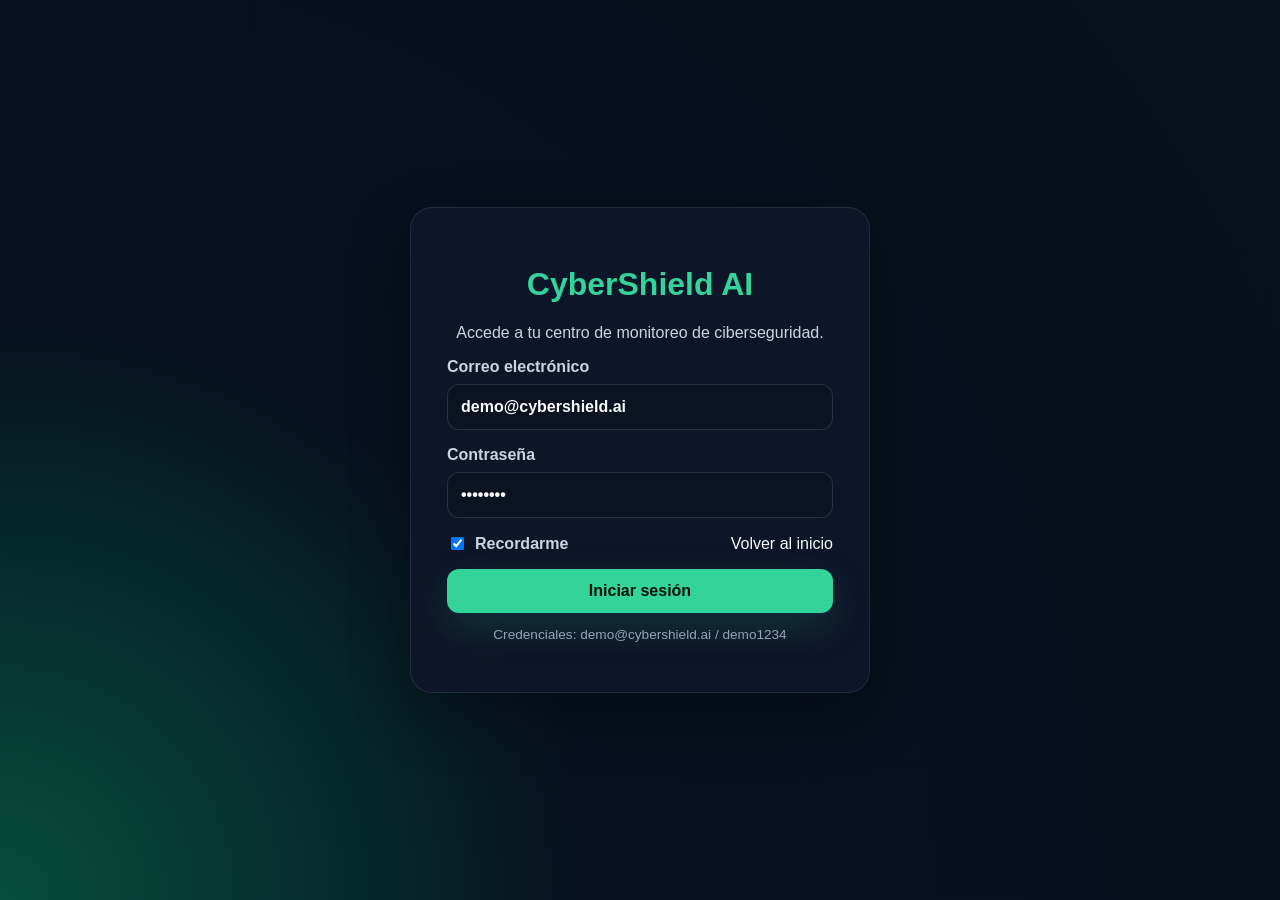
<file: CyberShieldAI_Actividad3_Backend/public/reportes.html>
<!DOCTYPE html>
<html lang="es">
<head>
    <meta charset="UTF-8">
    <meta name="viewport" content="width=device-width, initial-scale=1.0">
    <title>Reportes | CyberShield AI</title>
    <link rel="stylesheet" href="styles.css">
</head>
<body class="app-page" data-protected="true">
    <aside class="sidebar">
        <div class="brand">CyberShield AI</div>
        <a href="dashboard.html">Dashboard</a>
        <a href="alertas.html">Alertas</a>
        <a href="incidentes.html">Incidentes</a>
        <a class="active" href="reportes.html">Reportes</a>
        <a href="validacion.html">Validación</a>
        <button id="logoutBtn">Cerrar sesión</button>
    </aside>
    <main class="content">
        <header class="page-header"><div><h1>Reportes</h1><p>Genera reportes y consulta el historial guardado en SQLite.</p></div></header>
        <section class="filters-card"><label>Rango de fechas<input id="dateRange" value="01/06/2026 - 21/06/2026"></label><label>Tipo de reporte<select id="reportType"><option>Ejecutivo</option><option>Técnico</option><option>Cumplimiento</option></select></label><button id="generateBtn" class="btn">Generar reporte</button></section>
        <section class="panel-grid"><article class="panel"><h2>Incidentes por tipo</h2><div class="donut"></div><p>Acceso no autorizado · Malware · Phishing</p></article><article class="panel"><h2>Alertas por semana</h2><div class="bar-chart"><span></span><span></span><span></span><span></span><span></span></div></article></section>
        <section class="table-card"><table><thead><tr><th>Reporte</th><th>Tipo</th><th>Rango</th><th>Fecha</th></tr></thead><tbody id="reportTable"></tbody></table></section>
    </main>
    <div id="toast" class="toast"></div>
    <script src="app.js"></script>
</body>
</html>
</file>
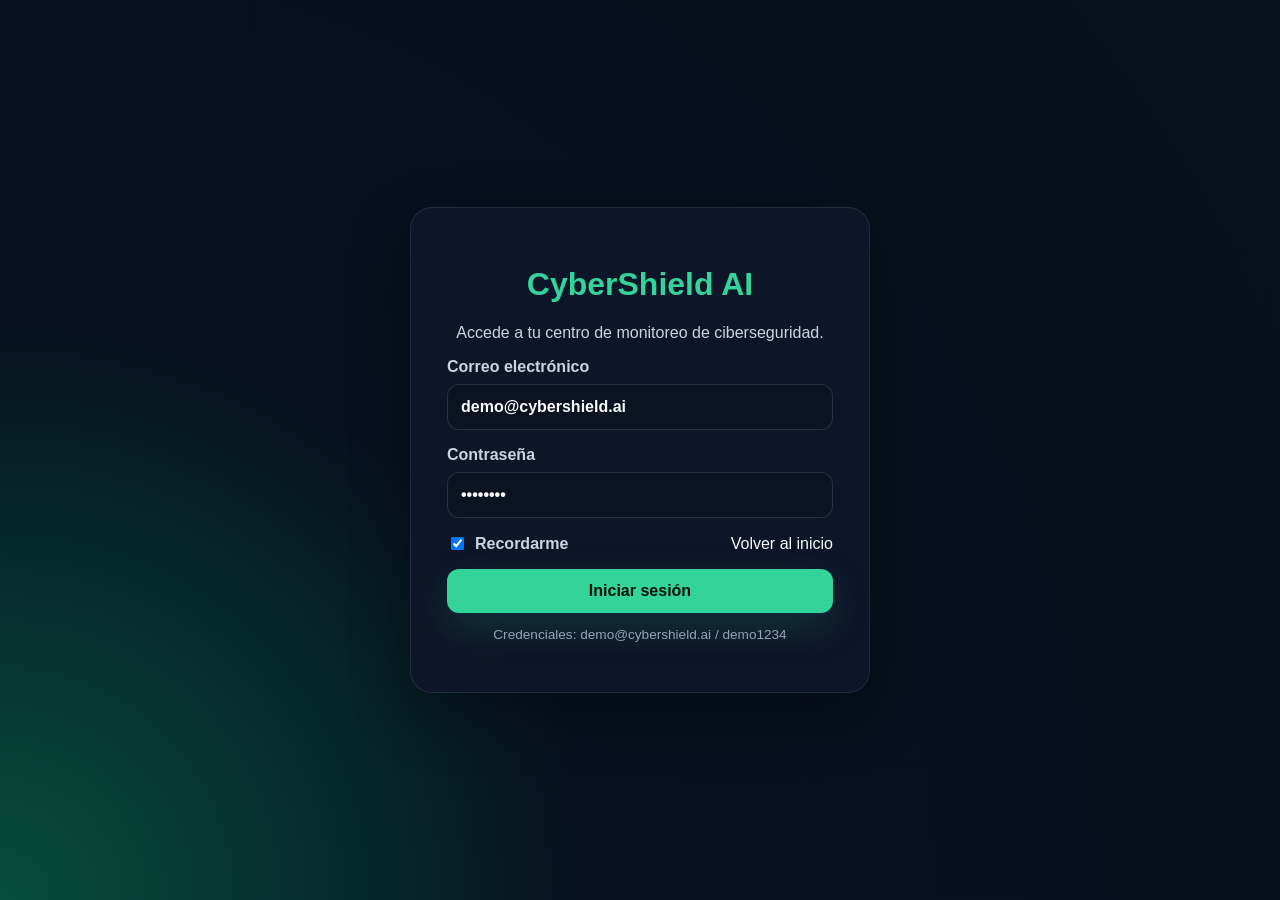
<file: CyberShieldAI_Actividad3_Backend/public/validacion.html>
<!DOCTYPE html>
<html lang="es">
<head>
    <meta charset="UTF-8">
    <meta name="viewport" content="width=device-width, initial-scale=1.0">
    <title>Validación | CyberShield AI</title>
    <link rel="stylesheet" href="styles.css">
</head>
<body class="app-page" data-protected="true">
    <aside class="sidebar">
        <div class="brand">CyberShield AI</div>
        <a href="dashboard.html">Dashboard</a>
        <a href="alertas.html">Alertas</a>
        <a href="incidentes.html">Incidentes</a>
        <a href="reportes.html">Reportes</a>
        <a class="active" href="validacion.html">Validación</a>
        <button id="logoutBtn">Cerrar sesión</button>
    </aside>
    <main class="content">
        <header class="page-header"><div><h1>Validación del lado del servidor</h1><p>Registra en base de datos la validación funcional de los módulos.</p></div></header>
        <section class="validation-grid"><form id="validationForm" class="panel form-grid"><h2>Formulario de validación</h2><label>Módulo a validar<select id="validationModule"><option value="">Seleccionar módulo...</option><option>Login con backend</option><option>Alertas desde API</option><option>Registro de incidentes</option><option>Generación de reportes</option><option>Persistencia en SQLite</option></select></label><button class="btn" type="submit">Realizar validación</button></form><article class="panel"><h2>Resultado</h2><p id="validationMessage" class="single-message">Pendiente: selecciona un módulo y presiona Realizar validación.</p></article></section>
    </main>
    <div id="toast" class="toast"></div>
    <script src="app.js"></script>
</body>
</html>
</file>
<file: styles.css>
*{
    margin:0;
    padding:0;
    box-sizing:border-box;
    font-family:'Inter',sans-serif;
}

body{
    background:#0b1220;
    color:#ffffff;
    line-height:1.6;
}

/* HEADER */

header{
    position:fixed;
    top:0;
    width:100%;
    background:rgba(11,18,32,.9);
    backdrop-filter:blur(10px);
    z-index:1000;
}

.navbar{
    max-width:1200px;
    margin:auto;
    padding:18px 24px;
    display:flex;
    justify-content:space-between;
    align-items:center;
}

.logo{
    font-size:1.5rem;
    font-weight:800;
    color:#2ee6a6;
}

.nav-links{
    display:flex;
    gap:24px;
}

.nav-links a{
    text-decoration:none;
    color:#d7e2ef;
    transition:.3s;
}

.nav-links a:hover{
    color:#2ee6a6;
}

/* BOTONES */

.btn{
    background:#2ee6a6;
    color:#081019;
    text-decoration:none;
    padding:12px 24px;
    border-radius:8px;
    font-weight:700;
    transition:.3s;
}

.btn:hover{
    transform:translateY(-2px);
}

/* HERO */

.hero{
    min-height:100vh;
    display:flex;
    align-items:center;
    justify-content:center;
    padding:120px 20px 80px;
    background:
        radial-gradient(circle at top right,#163b75 0%,transparent 30%),
        radial-gradient(circle at bottom left,#0c7a57 0%,transparent 30%);
}

.hero-content{
    max-width:1200px;
    width:100%;
    display:grid;
    grid-template-columns:1fr 1fr;
    gap:60px;
    align-items:center;
}

.hero h1{
    font-size:3.5rem;
    line-height:1.1;
    margin-bottom:20px;
}

.hero p{
    color:#c7d2df;
    margin-bottom:30px;
    font-size:1.1rem;
}

.highlight{
    color:#2ee6a6;
}

/* DASHBOARD */

.dashboard{
    background:#111b2e;
    border:1px solid #223454;
    border-radius:20px;
    padding:30px;
    box-shadow:0 20px 50px rgba(0,0,0,.4);
}

.dashboard h3{
    margin-bottom:25px;
}

.metric{
    display:flex;
    justify-content:space-between;
    margin-bottom:18px;
    padding-bottom:18px;
    border-bottom:1px solid #223454;
}

.metric:last-child{
    border:none;
}

.metric span:last-child{
    color:#2ee6a6;
    font-weight:700;
}

/* SECCIONES */

.section{
    padding:90px 20px;
}

.container{
    max-width:1200px;
    margin:auto;
}

.section-title{
    text-align:center;
    font-size:2.5rem;
    margin-bottom:15px;
}

.section-subtitle{
    text-align:center;
    color:#b6c5d5;
    margin-bottom:60px;
}

/* CARDS */

.features{
    display:grid;
    grid-template-columns:repeat(auto-fit,minmax(280px,1fr));
    gap:25px;
}

.card{
    background:#111b2e;
    border:1px solid #223454;
    border-radius:16px;
    padding:30px;
    transition:.3s;
}

.card:hover{
    transform:translateY(-6px);
}

.card h3{
    margin-bottom:12px;
}

.card p{
    color:#b6c5d5;
}

/* STATS */

.stats{
    display:grid;
    grid-template-columns:repeat(4,1fr);
    gap:20px;
}

.stat{
    background:#111b2e;
    padding:30px;
    border-radius:16px;
    text-align:center;
}

.stat h2{
    color:#2ee6a6;
    font-size:2.4rem;
}

/* CTA */

.cta{
    padding:80px 30px;
    text-align:center;
    border-radius:24px;
    background:linear-gradient(
        135deg,
        #0f1f38,
        #16406a
    );
}

.cta h2{
    font-size:2.8rem;
    margin-bottom:20px;
}

.cta p{
    max-width:700px;
    margin:auto;
    margin-bottom:30px;
    color:#d0dceb;
}

/* FOOTER */

footer{
    text-align:center;
    padding:30px;
    color:#8ea2b8;
    border-top:1px solid #223454;
}

/* RESPONSIVE */

@media(max-width:900px){

    .hero-content{
        grid-template-columns:1fr;
    }

    .hero h1{
        font-size:2.5rem;
    }

    .stats{
        grid-template-columns:repeat(2,1fr);
    }

    .nav-links{
        display:none;
    }
}

@media(max-width:600px){

    .stats{
        grid-template-columns:1fr;
    }

    .hero h1{
        font-size:2rem;
    }
}

/* LOGIN */

.login-page{
    min-height:100vh;
    display:flex;
    justify-content:center;
    align-items:center;
    padding:20px;
    background:
        radial-gradient(circle at top right,#163b75 0%,transparent 30%),
        radial-gradient(circle at bottom left,#0c7a57 0%,transparent 30%),
        #0b1220;
}

.login-card{
    width:100%;
    max-width:450px;
    background:#111b2e;
    border:1px solid #223454;
    border-radius:20px;
    padding:40px;
    box-shadow:0 20px 60px rgba(0,0,0,.4);
}

.login-header{
    text-align:center;
    margin-bottom:30px;
}

.login-header h1{
    color:#2ee6a6;
    margin-bottom:10px;
}

.login-header p{
    color:#b7c5d3;
}

.login-form{
    display:flex;
    flex-direction:column;
    gap:20px;
}

.input-group{
    display:flex;
    flex-direction:column;
}

.input-group label{
    margin-bottom:8px;
    font-size:.9rem;
    color:#dbe4ee;
}

.input-group input{
    padding:14px;
    border-radius:10px;
    border:1px solid #2c4468;
    background:#0f1828;
    color:white;
    outline:none;
}

.input-group input:focus{
    border-color:#2ee6a6;
}

.login-options{
    display:flex;
    justify-content:space-between;
    align-items:center;
    font-size:.9rem;
}

.login-options a{
    color:#2ee6a6;
    text-decoration:none;
}

.login-btn{
    padding:14px;
    border:none;
    border-radius:10px;
    background:#2ee6a6;
    color:#081019;
    font-size:1rem;
    font-weight:700;
    cursor:pointer;
    transition:.3s;
}

.login-btn:hover{
    transform:translateY(-2px);
}

.login-footer{
    text-align:center;
    margin-top:25px;
    color:#b7c5d3;
}

.login-footer a{
    color:#2ee6a6;
    text-decoration:none;
    font-weight:600;
}

.login-error{
    display:none;
    background:rgba(255,107,107,.12);
    border:1px solid rgba(255,107,107,.35);
    color:#ff8a8a;
    font-size:.85rem;
    padding:10px 14px;
    border-radius:8px;
    margin-top:-6px;
}

.login-error.show{
    display:block;
}

.demo-hint{
    margin-top:14px;
    font-size:.78rem;
    color:#5e7388;
    text-align:center;
}

/* APP SHELL */

.app{
    display:grid;
    grid-template-columns:240px 1fr;
    min-height:100vh;
}

.sidebar{
    background:#0d1626;
    border-right:1px solid #223454;
    padding:28px 18px;
    display:flex;
    flex-direction:column;
}

.sidebar-logo{
    font-size:1.2rem;
    font-weight:800;
    color:#2ee6a6;
    margin-bottom:36px;
    padding:0 10px;
}

.sidebar-nav{
    display:flex;
    flex-direction:column;
    gap:4px;
}

.sidebar-nav a{
    display:flex;
    align-items:center;
    gap:12px;
    padding:11px 14px;
    border-radius:10px;
    color:#9fb1c6;
    text-decoration:none;
    font-size:.95rem;
    transition:.2s;
}

.sidebar-nav a:hover{
    background:#15203a;
    color:#d7e2ef;
}

.sidebar-nav a.active{
    background:rgba(46,230,166,.12);
    color:#2ee6a6;
    font-weight:600;
}

.sidebar-nav .icon{
    width:18px;
    text-align:center;
}

.sidebar-foot{
    margin-top:auto;
    padding-top:20px;
    border-top:1px solid #223454;
    display:flex;
    align-items:center;
    gap:12px;
}

.avatar{
    width:36px;
    height:36px;
    border-radius:50%;
    background:rgba(46,230,166,.15);
    color:#2ee6a6;
    display:flex;
    align-items:center;
    justify-content:center;
    font-weight:700;
    font-size:.85rem;
    flex-shrink:0;
}

.sidebar-foot div p{
    font-size:.85rem;
    color:#d7e2ef;
}

.sidebar-foot div span{
    font-size:.78rem;
    color:#7e91a8;
}

.main{
    padding:32px 40px 60px;
    background:
        radial-gradient(circle at top right,#10203f 0%,transparent 35%),
        #0b1220;
}

.topbar{
    display:flex;
    justify-content:space-between;
    align-items:flex-start;
    margin-bottom:28px;
}

.topbar h1{
    font-size:1.6rem;
    margin-bottom:4px;
}

.topbar .subtitle{
    color:#8ea2b8;
    font-size:.92rem;
}

.topbar-actions{
    display:flex;
    align-items:center;
    gap:16px;
}

.bell{
    position:relative;
    width:38px;
    height:38px;
    border-radius:10px;
    background:#111b2e;
    border:1px solid #223454;
    display:flex;
    align-items:center;
    justify-content:center;
    font-size:1rem;
}

.bell .dot{
    position:absolute;
    top:8px;
    right:9px;
    width:7px;
    height:7px;
    border-radius:50%;
    background:#ff6b6b;
}

/* METRIC CARDS GRID */

.metric-grid{
    display:grid;
    grid-template-columns:repeat(4,1fr);
    gap:18px;
    margin-bottom:28px;
}

.metric-card{
    background:#111b2e;
    border:1px solid #223454;
    border-radius:16px;
    padding:20px 22px;
}

.metric-card.good{
    border-color:rgba(46,230,166,.35);
    background:rgba(46,230,166,.06);
}

.metric-card .label{
    color:#8ea2b8;
    font-size:.85rem;
    margin-bottom:8px;
}

.metric-card .value{
    font-size:1.8rem;
    font-weight:800;
}

.metric-card.good .value{
    color:#2ee6a6;
}

/* PANEL GRID */

.panel-grid{
    display:grid;
    grid-template-columns:1.4fr 1fr;
    gap:18px;
}

.panel{
    background:#111b2e;
    border:1px solid #223454;
    border-radius:16px;
    padding:24px;
}

.panel h3{
    font-size:1rem;
    margin-bottom:18px;
}

.alert-row{
    display:flex;
    align-items:center;
    gap:10px;
    padding:10px 0;
    border-bottom:1px solid #1c2c48;
    text-decoration:none;
    color:#d7e2ef;
    font-size:.92rem;
}

.alert-row:last-of-type{
    border-bottom:none;
}

.alert-row .sev-dot{
    width:8px;
    height:8px;
    border-radius:50%;
    flex-shrink:0;
}

.sev-dot.high{ background:#ff6b6b; }
.sev-dot.med{ background:#f5b452; }
.sev-dot.low{ background:#2ee6a6; }

.panel-link{
    display:inline-block;
    margin-top:14px;
    color:#2ee6a6;
    text-decoration:none;
    font-size:.88rem;
    font-weight:600;
}

.chart-placeholder{
    height:160px;
    display:flex;
    align-items:flex-end;
}

.chart-placeholder svg{
    width:100%;
    height:100%;
}

/* FILTER CHIPS */

.filter-bar{
    display:flex;
    gap:10px;
    margin-bottom:20px;
    flex-wrap:wrap;
    align-items:center;
}

.chip{
    padding:9px 18px;
    border-radius:20px;
    border:1px solid #223454;
    background:#111b2e;
    color:#9fb1c6;
    font-size:.85rem;
    cursor:pointer;
    transition:.2s;
}

.chip.active{
    background:#2ee6a6;
    color:#081019;
    border-color:#2ee6a6;
    font-weight:700;
}

.search-input{
    margin-left:auto;
    padding:9px 16px;
    border-radius:20px;
    border:1px solid #223454;
    background:#0f1828;
    color:#fff;
    font-size:.85rem;
    min-width:220px;
    outline:none;
}

.search-input:focus{
    border-color:#2ee6a6;
}

/* TABLE */

.table-wrap{
    background:#111b2e;
    border:1px solid #223454;
    border-radius:16px;
    overflow:hidden;
}

table{
    width:100%;
    border-collapse:collapse;
}

thead th{
    text-align:left;
    font-size:.78rem;
    letter-spacing:.04em;
    color:#7e91a8;
    text-transform:uppercase;
    padding:16px 20px;
    border-bottom:1px solid #223454;
}

tbody td{
    padding:16px 20px;
    font-size:.9rem;
    border-bottom:1px solid #1c2c48;
    color:#d7e2ef;
}

tbody tr:last-child td{
    border-bottom:none;
}

tbody tr{
    transition:.2s;
}

tbody tr.clickable{
    cursor:pointer;
}

tbody tr.clickable:hover{
    background:#0e1830;
}

.badge{
    display:inline-block;
    padding:5px 12px;
    border-radius:20px;
    font-size:.78rem;
    font-weight:700;
}

.badge.high{ background:rgba(255,107,107,.15); color:#ff8a8a; }
.badge.med{ background:rgba(245,180,82,.15); color:#f5b452; }
.badge.low{ background:rgba(46,230,166,.15); color:#2ee6a6; }
.badge.open{ background:rgba(255,107,107,.15); color:#ff8a8a; }
.badge.progress{ background:rgba(245,180,82,.15); color:#f5b452; }
.badge.resolved{ background:rgba(46,230,166,.15); color:#2ee6a6; }

.row-actions{
    display:flex;
    align-items:center;
    gap:10px;
}

.row-actions button{
    background:none;
    border:1px solid #223454;
    color:#9fb1c6;
    padding:6px 14px;
    border-radius:8px;
    font-size:.8rem;
    cursor:pointer;
    transition:.2s;
}

.row-actions button:hover{
    border-color:#2ee6a6;
    color:#2ee6a6;
}

.page-actions{
    display:flex;
    justify-content:flex-end;
    margin-bottom:20px;
}

/* DRAWER */

.drawer-overlay{
    display:none;
    position:fixed;
    inset:0;
    background:rgba(5,9,18,.6);
    z-index:2000;
    justify-content:flex-end;
}

.drawer-overlay.open{
    display:flex;
}

.drawer{
    width:380px;
    max-width:90vw;
    height:100%;
    background:#111b2e;
    border-left:1px solid #223454;
    padding:32px;
    overflow-y:auto;
}

.drawer-close{
    background:none;
    border:none;
    color:#8ea2b8;
    font-size:1.3rem;
    cursor:pointer;
    float:right;
}

.drawer h3{
    margin-bottom:14px;
    font-size:1.1rem;
}

.drawer .drawer-label{
    font-size:.78rem;
    letter-spacing:.04em;
    text-transform:uppercase;
    color:#7e91a8;
    margin:22px 0 8px;
}

.drawer p.desc{
    color:#d7e2ef;
    font-size:.92rem;
    line-height:1.6;
}

.drawer-actions{
    display:flex;
    flex-direction:column;
    gap:10px;
    margin-top:26px;
}

.drawer-actions button{
    padding:13px;
    border-radius:10px;
    font-size:.9rem;
    font-weight:700;
    cursor:pointer;
    transition:.2s;
    border:1px solid #223454;
}

.drawer-actions button.primary{
    background:#2ee6a6;
    color:#081019;
    border:none;
}

.drawer-actions button.secondary{
    background:transparent;
    color:#d7e2ef;
}

.drawer-actions button:hover{
    transform:translateY(-2px);
}

/* MODAL */

.modal-overlay{
    display:none;
    position:fixed;
    inset:0;
    background:rgba(5,9,18,.65);
    z-index:2000;
    align-items:center;
    justify-content:center;
}

.modal-overlay.open{
    display:flex;
}

.modal{
    width:440px;
    max-width:92vw;
    background:#111b2e;
    border:1px solid #223454;
    border-radius:18px;
    padding:32px;
    max-height:88vh;
    overflow-y:auto;
}

.modal h3{
    margin-bottom:22px;
    font-size:1.15rem;
}

.modal .input-group{
    margin-bottom:18px;
}

.modal select,
.modal textarea{
    padding:12px 14px;
    border-radius:10px;
    border:1px solid #2c4468;
    background:#0f1828;
    color:#fff;
    outline:none;
    font-family:inherit;
    font-size:.92rem;
}

.modal select:focus,
.modal textarea:focus{
    border-color:#2ee6a6;
}

.modal-actions{
    display:flex;
    gap:12px;
    margin-top:8px;
}

.modal-actions button{
    flex:1;
    padding:13px;
    border-radius:10px;
    font-size:.9rem;
    font-weight:700;
    cursor:pointer;
    border:1px solid #223454;
}

.modal-actions button.primary{
    background:#2ee6a6;
    color:#081019;
    border:none;
}

.modal-actions button.secondary{
    background:transparent;
    color:#d7e2ef;
}

/* TOAST */

.toast{
    position:fixed;
    bottom:28px;
    right:28px;
    background:#111b2e;
    border:1px solid #2ee6a6;
    color:#d7e2ef;
    padding:14px 22px;
    border-radius:12px;
    font-size:.9rem;
    box-shadow:0 12px 30px rgba(0,0,0,.4);
    transform:translateY(20px);
    opacity:0;
    pointer-events:none;
    transition:.3s;
    z-index:3000;
}

.toast.show{
    transform:translateY(0);
    opacity:1;
}

/* REPORT CHARTS */

.chart-row{
    display:grid;
    grid-template-columns:1fr 1fr;
    gap:18px;
    margin-bottom:24px;
}

.legend{
    display:flex;
    flex-direction:column;
    gap:10px;
    margin-top:16px;
}

.legend-item{
    display:flex;
    align-items:center;
    gap:10px;
    font-size:.85rem;
    color:#d7e2ef;
}

.legend-dot{
    width:10px;
    height:10px;
    border-radius:3px;
}

.report-controls{
    display:flex;
    align-items:flex-end;
    gap:16px;
    background:#111b2e;
    border:1px solid #223454;
    border-radius:16px;
    padding:20px 22px;
    margin-bottom:24px;
    flex-wrap:wrap;
}

.report-controls .input-group{
    flex:1;
    min-width:160px;
}

.report-controls label{
    font-size:.8rem;
    color:#8ea2b8;
    margin-bottom:6px;
    display:block;
}

.report-controls select,
.report-controls input{
    width:100%;
    padding:10px 12px;
    border-radius:8px;
    border:1px solid #2c4468;
    background:#0f1828;
    color:#fff;
    font-size:.88rem;
    outline:none;
}

.report-controls .btn{
    border:none;
    cursor:pointer;
    white-space:nowrap;
}

.download-link{
    color:#2ee6a6;
    text-decoration:none;
    font-size:.85rem;
    font-weight:700;
}

/* RESPONSIVE APP */

@media(max-width:1100px){
    .metric-grid{ grid-template-columns:repeat(2,1fr); }
    .panel-grid{ grid-template-columns:1fr; }
    .chart-row{ grid-template-columns:1fr; }
}

@media(max-width:800px){
    .app{ grid-template-columns:1fr; }
    .sidebar{
        flex-direction:row;
        align-items:center;
        overflow-x:auto;
        padding:14px 18px;
    }
    .sidebar-logo{ margin-bottom:0; margin-right:16px; }
    .sidebar-nav{ flex-direction:row; }
    .sidebar-foot{ display:none; }
    .main{ padding:24px 18px 50px; }
    .metric-grid{ grid-template-columns:1fr 1fr; }
    .drawer{ width:100%; }
}

/* FORMULARIO DE VALIDACION */
.validation-layout{
    display:grid;
    grid-template-columns:1fr 1fr;
    gap:18px;
    align-items:start;
}

.single-message{
    margin-top:10px;
    padding:18px 20px;
    border-radius:12px;
    background:#0f1828;
    border:1px solid #223454;
    color:#9fb1c6;
    font-size:.95rem;
}

.single-message.success{
    background:rgba(46,230,166,.08);
    border-color:rgba(46,230,166,.45);
    color:#2ee6a6;
    font-weight:700;
}

.single-message.error{
    background:rgba(255,107,107,.10);
    border-color:rgba(255,107,107,.35);
    color:#ff8a8a;
    font-weight:700;
}

.form-note{
    color:#8ea2b8;
    font-size:.88rem;
    margin-top:12px;
}

.modal .login-error{
    margin:0 0 14px;
}

@media(max-width:900px){
    .validation-layout{ grid-template-columns:1fr; }
}
</file>
<file: desarrollo-movil/styles.css>
:root {
  --color-bg: #10141a;
  --color-surface: #1a2029;
  --color-border: #2a3140;
  --color-text: #f2f5f0;
  --color-text-muted: #8b93a3;
  --color-accent: #c6ff5c;
  --color-online: #6fe08a;
  --color-offline: #ff5d5d;
  --font-display: 'DejaVu Sans Mono', 'Courier New', monospace;
  --font-body: 'DejaVu Sans', Arial, sans-serif;
}

* {
  box-sizing: border-box;
  margin: 0;
  padding: 0;
}

html, body {
  height: 100%;
}

body {
  background-color: var(--color-bg);
  color: var(--color-text);
  font-family: var(--font-body);
  display: flex;
  align-items: center;
  justify-content: center;
  min-height: 100vh;
  padding: 24px;
}

.app {
  width: 100%;
  max-width: 420px;
  display: flex;
  flex-direction: column;
  align-items: center;
  gap: 18px;
  text-align: center;
}

.status-badge {
  display: flex;
  align-items: center;
  gap: 8px;
  background-color: var(--color-surface);
  border: 1px solid var(--color-border);
  border-radius: 999px;
  padding: 6px 14px;
  font-size: 12px;
  color: var(--color-text-muted);
  font-family: var(--font-display);
  letter-spacing: 0.5px;
}

.status-dot {
  width: 8px;
  height: 8px;
  border-radius: 50%;
  background-color: var(--color-online);
  flex-shrink: 0;
}

.status-dot.offline {
  background-color: var(--color-offline);
}

/* Fecha */
.date {
  color: var(--color-text-muted);
  font-size: 14px;
}

.clock {
  display: flex;
  align-items: baseline;
  justify-content: center;
  background-color: var(--color-surface);
  border: 1px solid var(--color-border);
  border-radius: 24px;
  padding: 28px 32px;
  width: 100%;
}

.time-part {
  font-family: var(--font-display);
  font-size: 56px;
  font-weight: bold;
  min-width: 1.2em;
}

#seconds {
  color: var(--color-accent);
}

.colon {
  font-family: var(--font-display);
  font-size: 56px;
  font-weight: bold;
  color: var(--color-text-muted);
  padding: 0 4px;
}

.hint {
  color: var(--color-text-muted);
  font-size: 13px;
}

.install-button {
  background-color: var(--color-accent);
  color: #0e1410;
  border: none;
  border-radius: 14px;
  font-family: var(--font-body);
  font-weight: bold;
  text-transform: uppercase;
  letter-spacing: 0.6px;
  font-size: 14px;
  padding: 14px 22px;
  cursor: pointer;
  transition: transform 0.15s ease;
}

.install-button:active {
  transform: scale(0.97);
}
</file>
<file: CyberShieldAI_Actividad3_Backend/public/styles.css>
*{box-sizing:border-box}body{margin:0;font-family:Inter,Segoe UI,Arial,sans-serif;background:#06101f;color:#f8fafc}a{color:inherit;text-decoration:none}button,input,select,textarea{font:inherit}.landing-page{background:radial-gradient(circle at bottom left,#064e3b 0,#06101f 34%,#080f1d 100%)}.landing-nav{height:78px;display:flex;align-items:center;justify-content:space-between;padding:0 8%;border-bottom:1px solid rgba(148,163,184,.12);position:sticky;top:0;background:rgba(6,16,31,.88);backdrop-filter:blur(16px);z-index:5}.brand{font-weight:900;color:#34d399;font-size:1.2rem}.landing-nav nav{display:flex;gap:28px;color:#cbd5e1}.btn{border:0;border-radius:12px;background:#34d399;color:#03120d;padding:13px 20px;font-weight:800;cursor:pointer;display:inline-flex;align-items:center;justify-content:center;box-shadow:0 14px 40px rgba(52,211,153,.16)}.btn:hover{filter:brightness(1.05)}.btn.small{padding:10px 16px}.btn.full{width:100%}.btn.ghost{background:#111827;color:#e2e8f0;border:1px solid rgba(148,163,184,.25);box-shadow:none}.hero{min-height:640px;display:grid;grid-template-columns:1.15fr .85fr;gap:54px;align-items:center;padding:80px 8%}.hero h1{font-size:clamp(2.5rem,6vw,5.6rem);line-height:.95;margin:12px 0 22px}.hero h1 span{color:#34d399}.hero p{color:#cbd5e1;font-size:1.08rem;line-height:1.7}.eyebrow{text-transform:uppercase;letter-spacing:.12em;color:#34d399!important;font-weight:800}.actions{display:flex;gap:14px;flex-wrap:wrap;margin-top:24px}.status-text{min-height:28px}.monitor-card,.panel,.auth-card,.table-card,.filters-card{background:rgba(15,23,42,.9);border:1px solid rgba(148,163,184,.16);border-radius:22px;box-shadow:0 22px 60px rgba(0,0,0,.32)}.monitor-card{padding:30px}.monitor-card div{display:flex;justify-content:space-between;padding:18px 0;border-bottom:1px solid rgba(148,163,184,.12)}.monitor-card strong{color:#34d399}.section{padding:70px 8%}.section h2{font-size:2.2rem;text-align:center}.section>p{text-align:center;color:#94a3b8}.feature-grid{display:grid;grid-template-columns:repeat(4,1fr);gap:22px;margin-top:34px}.feature-grid article{background:#0f172a;border:1px solid rgba(148,163,184,.12);padding:24px;border-radius:18px}.feature-grid p{color:#94a3b8}.metrics{display:grid;grid-template-columns:repeat(4,1fr);gap:20px}.metrics div{background:#0f172a;border-radius:18px;padding:24px;text-align:center}.metrics strong{display:block;font-size:2rem;color:#34d399}.metrics span{color:#94a3b8}.auth-page{min-height:100vh;display:grid;place-items:center;background:radial-gradient(circle at bottom left,#064e3b 0,#06101f 38%,#080f1d 100%);padding:24px}.auth-card{width:min(460px,100%);padding:36px}.auth-card h1{color:#34d399;text-align:center}.auth-card p{text-align:center;color:#cbd5e1}.form-grid{display:grid;gap:16px}.form-grid label{display:grid;gap:8px;color:#cbd5e1;font-weight:700}.form-grid input,.form-grid select,.form-grid textarea,.page-header input,.filters-card input,.filters-card select{width:100%;background:#0b1221;border:1px solid rgba(148,163,184,.22);color:#f8fafc;border-radius:12px;padding:13px}.form-grid textarea{min-height:110px;resize:vertical}.form-row{display:flex;justify-content:space-between;align-items:center;gap:14px}.inline{display:flex!important;align-items:center;grid-template-columns:auto 1fr!important}.inline input{width:auto}.error-message{display:none;color:#fecaca!important;background:rgba(239,68,68,.12);border:1px solid rgba(239,68,68,.35);padding:12px;border-radius:12px;text-align:left!important}.error-message.show{display:block}.hint{font-size:.85rem;color:#94a3b8!important}.app-page{display:grid;grid-template-columns:240px 1fr;min-height:100vh;background:#060d1a}.sidebar{position:sticky;top:0;height:100vh;background:#0a1324;border-right:1px solid rgba(148,163,184,.12);padding:26px 18px;display:flex;flex-direction:column;gap:10px}.sidebar .brand{margin-bottom:24px}.sidebar a,.sidebar button{background:transparent;color:#cbd5e1;border:0;text-align:left;border-radius:12px;padding:13px 14px;cursor:pointer}.sidebar a.active,.sidebar a:hover,.sidebar button:hover{background:rgba(52,211,153,.14);color:#34d399}.content{padding:34px;min-width:0}.topbar,.page-header{display:flex;align-items:center;justify-content:space-between;gap:20px;margin-bottom:24px}.topbar h1,.page-header h1{margin:0}.topbar p,.page-header p{color:#94a3b8;margin:6px 0 0}.avatar{background:#064e3b;color:#a7f3d0;border-radius:999px;padding:12px;font-weight:900}.metric-grid{display:grid;grid-template-columns:repeat(4,1fr);gap:18px;margin-bottom:22px}.metric-card{background:#0f172a;border:1px solid rgba(148,163,184,.12);border-radius:18px;padding:22px}.metric-card span{color:#94a3b8}.metric-card strong{display:block;color:#34d399;font-size:2rem;margin-top:8px}.panel-grid{display:grid;grid-template-columns:1.2fr .8fr;gap:20px}.panel{padding:24px}.panel h2{margin-top:0}.list{display:grid;gap:10px}.list-item{display:grid;gap:4px;padding:12px;border-radius:12px;background:#0b1221}.list-item small{color:#94a3b8}.chart-line{height:190px;display:flex;align-items:end;gap:14px;padding:20px}.chart-line span{flex:1;background:linear-gradient(180deg,#34d399,#0f766e);border-radius:10px 10px 0 0}.chart-line span:nth-child(1){height:40%}.chart-line span:nth-child(2){height:48%}.chart-line span:nth-child(3){height:32%}.chart-line span:nth-child(4){height:58%}.chart-line span:nth-child(5){height:52%}.chart-line span:nth-child(6){height:75%}.chart-line span:nth-child(7){height:63%}.chips{display:flex;gap:10px;margin:20px 0}.chip{border:1px solid rgba(148,163,184,.22);background:#101b31;color:#cbd5e1;padding:10px 16px;border-radius:999px;cursor:pointer}.chip.active{background:#34d399;color:#03120d;border-color:#34d399}.table-card{overflow:auto}.table-card table{width:100%;border-collapse:collapse}.table-card th,.table-card td{padding:15px 16px;border-bottom:1px solid rgba(148,163,184,.12);text-align:left}.table-card th{color:#94a3b8;text-transform:uppercase;font-size:.77rem}.table-card tr{cursor:pointer}.table-card tr:hover{background:rgba(52,211,153,.06)}.badge{display:inline-flex;padding:6px 10px;border-radius:999px;font-weight:900;font-size:.8rem}.badge.alta,.badge.high{background:rgba(248,113,113,.15);color:#fca5a5}.badge.media,.badge.med{background:rgba(251,191,36,.15);color:#fcd34d}.badge.baja,.badge.low{background:rgba(52,211,153,.15);color:#86efac}.badge.pending{background:rgba(251,191,36,.15);color:#fcd34d}.badge.done{background:rgba(52,211,153,.15);color:#86efac}.drawer-overlay,.modal-overlay{position:fixed;inset:0;background:rgba(2,6,23,.72);display:none;z-index:20}.drawer-overlay.open,.modal-overlay.open{display:block}.drawer{position:absolute;top:0;right:0;width:min(460px,100%);height:100%;background:#0f172a;border-left:1px solid rgba(148,163,184,.16);padding:32px;display:grid;align-content:start;gap:16px}.close{justify-self:end;background:transparent;border:0;color:#f8fafc;font-size:2rem;cursor:pointer}.modal{width:min(520px,calc(100% - 32px));background:#0f172a;border:1px solid rgba(148,163,184,.16);border-radius:22px;padding:28px;position:absolute;left:50%;top:50%;transform:translate(-50%,-50%)}.filters-card{display:grid;grid-template-columns:1fr 1fr auto;gap:16px;align-items:end;padding:20px;margin-bottom:20px}.donut{width:150px;height:150px;border-radius:50%;background:conic-gradient(#34d399 0 42%,#60a5fa 42% 70%,#fbbf24 70% 100%);margin:20px auto;position:relative}.donut:after{content:"";position:absolute;inset:36px;border-radius:50%;background:#0f172a}.bar-chart{height:180px;display:flex;gap:24px;align-items:end;padding:20px}.bar-chart span{flex:1;background:#34d399;border-radius:8px 8px 0 0}.bar-chart span:nth-child(1){height:44%}.bar-chart span:nth-child(2){height:58%}.bar-chart span:nth-child(3){height:72%}.bar-chart span:nth-child(4){height:52%}.bar-chart span:nth-child(5){height:84%}.validation-grid{display:grid;grid-template-columns:1fr 1fr;gap:20px}.single-message{background:#0b1221;border:1px solid rgba(148,163,184,.16);border-radius:14px;padding:18px;color:#cbd5e1}.single-message.success{border-color:rgba(52,211,153,.55);color:#86efac}.single-message.error{border-color:rgba(248,113,113,.55);color:#fca5a5}.toast{position:fixed;right:22px;bottom:22px;background:#34d399;color:#03120d;padding:14px 18px;border-radius:14px;font-weight:900;box-shadow:0 20px 60px rgba(0,0,0,.35);opacity:0;transform:translateY(20px);transition:.2s;z-index:40}.toast.show{opacity:1;transform:translateY(0)}@media(max-width:900px){.hero,.feature-grid,.metrics,.metric-grid,.panel-grid,.validation-grid{grid-template-columns:1fr}.landing-nav nav{display:none}.app-page{grid-template-columns:1fr}.sidebar{position:relative;height:auto}.filters-card{grid-template-columns:1fr}.content{padding:20px}.topbar,.page-header{align-items:flex-start;flex-direction:column}}
</file>
